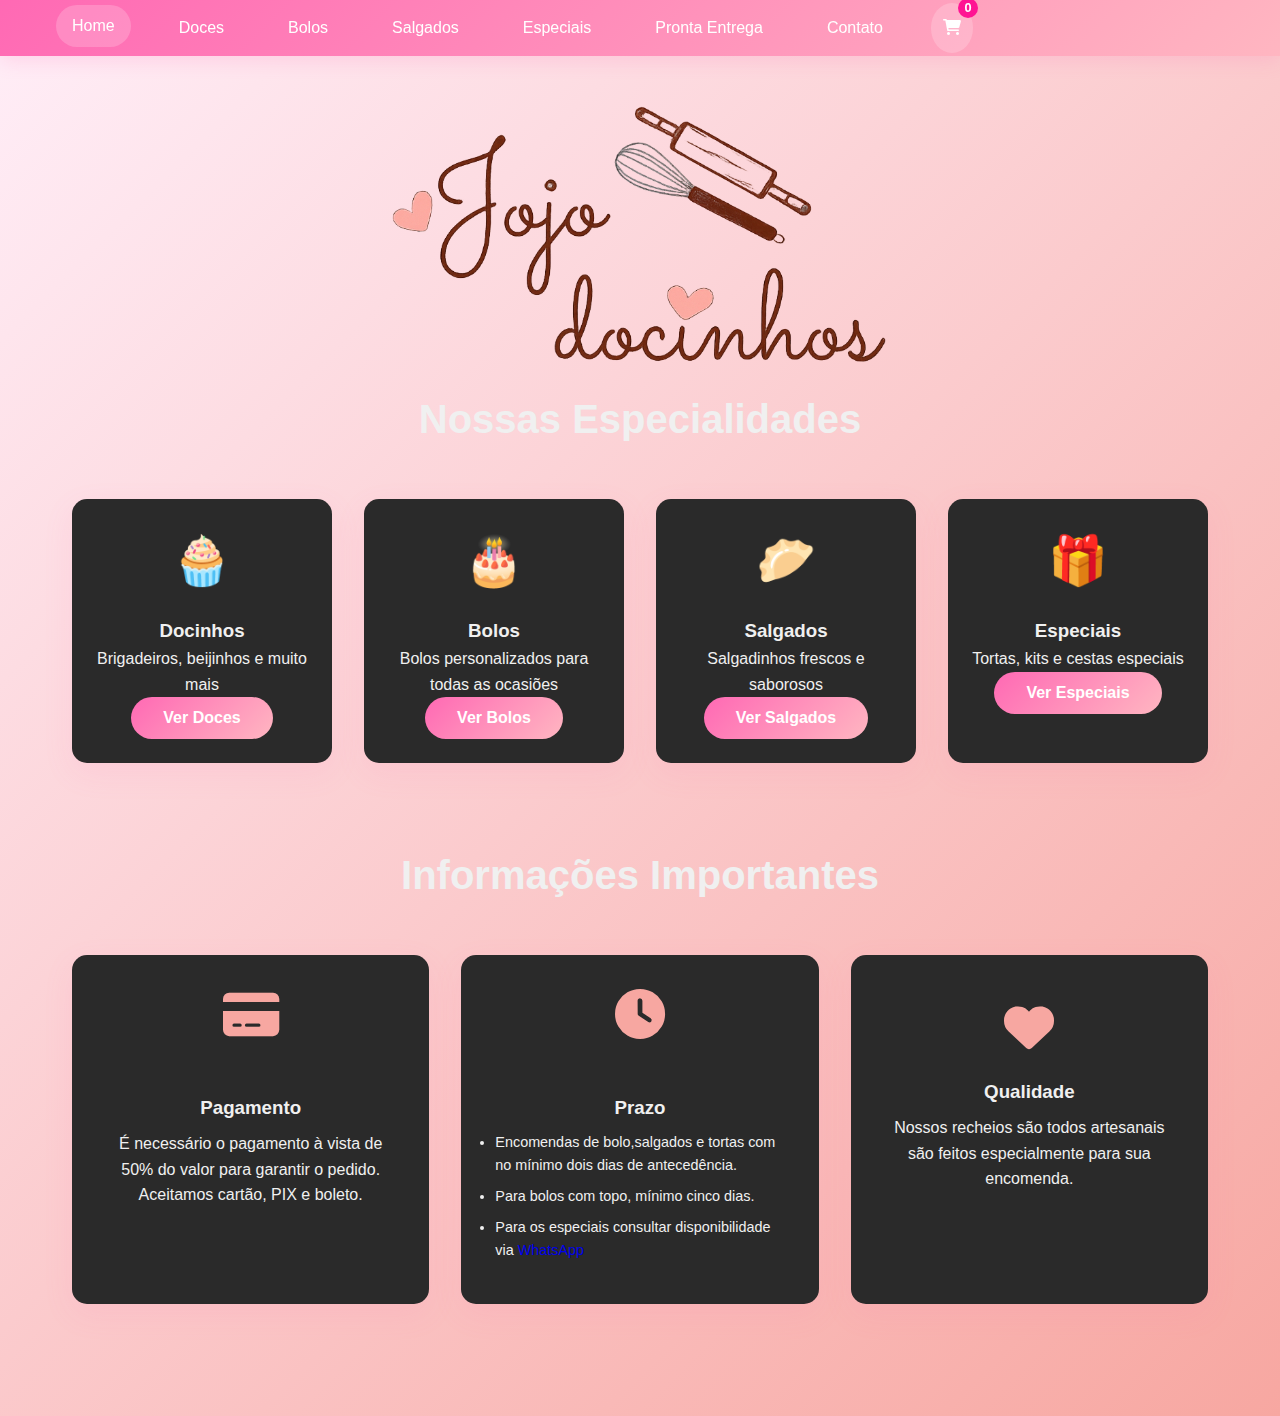
<file: deep/index.html>
<!DOCTYPE html>
<html lang="pt-BR">
<head>
    <meta charset="UTF-8">
    <meta name="viewport" content="width=device-width, initial-scale=1.0">
    <title>jojo docinhoss - Doces, Bolos e Salgados</title>
    <link rel="stylesheet" href="styles.css">
    <link href="https://cdnjs.cloudflare.com/ajax/libs/font-awesome/6.0.0/css/all.min.css" rel="stylesheet">
</head>
<body>
    <!-- Header -->
	<header class="header">
		<div class="container header-container">
			<!-- Logo para mobile -->
			<div class="mobile-logo">
				<span>Jojo Docinhos</span>
			</div>
			<!-- Botão do menu hamburguer -->
			<div id="overlay" class="overlay" onclick="toggleMobileMenu()"></div>
			<div class="hamburger-menu" onclick="toggleMobileMenu()">
				<div class="bar"></div>
				<div class="bar"></div>
				<div class="bar"></div>
			</div>
			<!-- Ícone do carrinho para mobile (fora do menu) -->
			<div class="cart-icon-mobile" onclick="toggleCart()" style="display: none;"><i class="fas fa-shopping-cart"></i>
				<span class="cart-count" id="cartCountMobile">0</span>
			</div>
			<nav class="nav" id="main-nav">
				<a href="#home" class="nav-link active" id="home-link">Home</a>
				<a href="#doces" class="nav-link">Doces</a>
				<a href="#bolos" class="nav-link">Bolos</a>
				<a href="#salgados" class="nav-link">Salgados</a>
				<a href="#especiais" class="nav-link">Especiais</a>
				<a href="#pronta-entrega" class="nav-link">Pronta Entrega</a>
				<a href="#pedido" class="nav-link" style="display: none;" id="pedido-link">Pedido</a>
				<a href="#contato" class="nav-link">Contato</a>		
				<!-- Ícone do carrinho para desktop (dentro do menu) -->
				<div class="cart-icon" onclick="toggleCart()">
					<i class="fas fa-shopping-cart"></i>
					<span class="cart-count" id="cartCount">0</span>
				</div>
			</nav>	
		</div>
	</header>
	<a href="spaceship_game.html" class="float-btn hidden" target="_blank" title="Ir para página de doces">
		<!-- Opção 1: usando Font Awesome -->
		<i class="fas fa-ice-cream"></i>
		<!-- Opção 2: usando emoji -->
		<!-- 🧁 -->
	</a> 

	<!-- WhatsApp Floating Button -->
	<a href="https://wa.me/5551993088251" class="whatsapp-float" target="_blank" id="whatsapp-float">
		<i class="fab fa-whatsapp"></i>
	</a>

	<!-- Cart Floating Button (Mobile Only) -->
	<div class="cart-icon-mobile" onclick="toggleCart()" id="cart-float-button">
		<i class="fas fa-shopping-cart"></i>
		<span class="cart-count" id="cartCountFloat">0</span>
	</div>
    <!-- Home Section -->
	<section id="home" class="section active">
		<div class="logo-container">
			<img class="logo" src="img/logogrande.png" alt="Jojo Docinhos" loading="lazy">
		</div>			
		<div class="categories">
            <div class="container">
                <h2 class="section-title">Nossas Especialidades</h2>
				<div class="grid grid-4">  
					<div class="card category-card" onclick="showSection('doces')">
						<div class="category-icon tremer">🧁</div>
						<h3>Docinhos</h3>
						<p>Brigadeiros, beijinhos e muito mais</p>
						<button class="btn btn-primary">Ver Doces</button>
					</div>
					<div class="card category-card" onclick="showSection('bolos')">
						<div class="category-icon tremer">🎂</div>
						<h3>Bolos</h3>
						<p>Bolos personalizados para todas as ocasiões</p>
						<button class="btn btn-primary">Ver Bolos</button>
					</div>
					<div class="card category-card pastel-container" onclick="showSection('salgados')">
						<div class="category-icon pastel">🥟</div>
						<h3>Salgados</h3>
						<p>Salgadinhos frescos e saborosos</p>
						<button class="btn btn-primary">Ver Salgados</button>
					</div>
					<div class="card category-card tremer-container" onclick="showSection('especiais')">
						<div class="category-icon tremer">🎁</div>
						<h3>Especiais</h3>
						<p>Tortas, kits e cestas especiais</p>
						<button class="btn btn-primary">Ver Especiais</button>
					</div>
				</div>
            </div>
        </div>
        <div class="info-section">
            <div class="container">
                <h2 class="section-title">Informações Importantes</h2>
                <div class="grid grid-3">
                    <div class="card info-card">
                        <i class="fas fa-credit-card info-icon beating" style="color:#F7A7A1;"></i>
                        <h3><br>Pagamento</h3>
                        <p>É necessário o pagamento à vista de 50% do valor para garantir o pedido. Aceitamos cartão, PIX e boleto.</p>
                    </div>
                    <div class="card info-card">
                        <i class="fas fa-clock info-icon beating" style="color:#F7A7A1;"></i>
                        <br>
                        <h3><br>Prazo</h3>
                        <ul>
							<li>Encomendas de bolo,salgados e tortas com no mínimo dois dias de antecedência.</li>
							<li>Para bolos com topo, mínimo cinco dias.</li>
							<li>Para os especiais consultar disponibilidade via 
							<a href="https://wa.me/5551993088251" target="_blank" rel="noopener noreferrer" style="text-decoration:none; ">WhatsApp</a></li>
						</ul>
                    </div>
					<div class="card info-card beating-container" >
                    <div class="beating" ><i class="fas fa-heart info-icon"></i></div>
                        <h3>Qualidade</h3>
                        <p>Nossos recheios são todos artesanais são feitos especialmente para sua encomenda.</p>
                    </div>
                </div>
            </div>
        </div>
    </section>
    <!-- Doces Section -->
    <section id="doces" class="section">
        <div class="container">
            <h1 class="page-title">Doces</h1>
            <p class="page-subtitle">Nossos doces são feitos com muito carinho e ingredientes selecionados. Todos os doces têm quantidade mínima de 25 unidades.</p>
            <div class="category-section">
                <h2>Doces Tradicionais</h2>
                <div class="grid grid-2" id="doces-tradicionais-lista"></div>
            </div>
            <div class="category-section">
                <h2 class="">Doces Especiais</h2>
                <div class="grid grid-2" id="doces-especiais-lista"></div>
            </div>
            <div class="category-section">
                <h2>Doces Gourmet</h2>
                <div class="grid grid-2" id="doces-gourmet-lista"></div>
            </div>
            <div class="info-box payment-note">
                <h3>📋 Informações Importantes</h3>
                <ul>
                    <li>É necessário o pagamento à vista de 50% do valor para garantir o pedido</li>
                    <li>Quantidade mínima: 25 unidades por sabor</li>
                    <li>Todos os doces são feitos artesanalmente</li>
                    <li>Prazo de entrega: consultar disponibilidade</li>
                </ul>
            </div>
        </div>
    </section>
    <!-- Bolos Section -->
    <section id="bolos" class="section">
        <div class="container">
            <h1 class="page-title">Bolos Personalizados</h1>
            
            <p class="page-subtitle">Escolha o tamanho, tipo e 2 sabores para seu bolo personalizado. Todos os nossos bolos são feitos artesanalmente com ingredientes frescos.</p>
            
            <div class="bolo-configurator">
                <div class="card">
                    <h3>1. Escolha o Tamanho</h3>
                    <div class="radio-group" id="bolo-tamanhos"></div>
                </div>
                <div class="card">
                    <h3>2. Escolha o Tipo</h3>
                    <div class="radio-group">
						<label class="radio-option">
							<input type="radio" name="bolo-tipo" value="tradicional" checked onchange="updateBoloTipo('tradicional')">
							<span>Tradicional</span>
						</label>
						<label class="radio-option">
							<input type="radio" name="bolo-tipo" value="premium" onchange="updateBoloTipo('premium')">
							<span>Premium</span>
						</label>
                    </div>
                </div>
                <div class="card">
                    <h3>3. Escolha 2 Sabores (<span id="sabores-count">0</span>/2)</h3>
                    <div class="checkbox-group" id="bolo-sabores"></div>
                </div>
                <div class="card">
                    <h3>Resumo do Pedido</h3>
                    <div id="bolo-resumo"></div>
						<button class="btn btn-primary btn-full-mobile" id="add-bolo-btn" onclick="addBoloToCart()">
						Adicionar ao Carrinho
						</button>
					</div>
				</div>
            <div class="info-box payment-note">
                <h3>📋 Informações Importantes</h3>
                <ul>
                    <li>É necessário o pagamento à vista de 50% do valor para garantir o pedido</li>
                    <li>Encomendas de bolo com no mínimo dois dias de antecedência</li>
                    <li>Para bolos com topo, mínimo cinco dias</li>
                    <li>Escolha exatamente 2 sabores para seu bolo</li>
                    <li>Nossos recheios são todos artesanais e feitos especialmente para sua encomenda</li>
                    <li>O bolo será entregue gelado, mantenha sob refrigeração até 40 minutos antes de servir</li>
                </ul>
            </div>
        </div>
    </section>
    <!-- Salgados Section -->
    <section id="salgados" class="section">
        <div class="container">
            <h1 class="page-title">Salgados</h1>
            <p class="page-subtitle">Salgados frescos e saborosos vendidos por cento. Escolha entre opções de frango e carne para a maioria dos itens.</p>

            <div class="category-section">
                <h2>Salgados por Cento</h2>
                <div class="grid grid-2" id="salgados-lista"></div>
            </div>
            <div class="category-section">
                <h2>Tortas Salgadas</h2>
                <div class="grid grid-2" id="tortas-salgadas-lista"></div>
            </div>
            <div class="info-box payment-note">
                <h3>📋 Informações Importantes</h3>
                <ul>
                    <li>É necessário o pagamento à vista de 50% do valor para garantir o pedido</li>
                    <li>Salgados vendidos por cento (100 unidades)</li>
                    <li>Tortas salgadas vendidas por unidade</li>
                    <li>Todos os salgados são feito frescos no dia da entrega</li>
                    <li>Prazo de entrega: consultar disponibilidade</li>
                </ul>
            </div>
        </div>
    </section>
    <!-- Especiais Section -->
    <section id="especiais" class="section">
        <div class="container">
            <h1 class="page-title">Especiais</h1>
            <p class="page-subtitle">Nossos produtos especiais incluem tortas gourmet, bolos caseiros e kits personalizados para ocasiões especiais.</p>
            <div class="category-section">
                <h2>Tortas Gourmet</h2>
                <div class="grid grid-3" id="especiais-tortas-lista"></div>
            </div>
            <div class="category-section">
                <h2>Bolos Caseiros</h2>
                <div class="grid grid-3" id="especiais-bolos-caseiros-lista"></div>
            </div>
            <div class="category-section">
                <h2>Kits e Cestas Especiais</h2>
                <div class="grid grid-2" id="especiais-kits-lista"></div>
            </div>
            <div class="info-box payment-note">
                <h3>📋 Informações Importantes</h3>
                <ul>
                    <li>É necessário o pagamento à vista de 50% do valor para garantir o pedido</li>
                    <li>Tortas e bolos caseiros são vendidos por unidade</li>
                    <li>Kits e cestas são montados especialmente para cada pedido</li>
                    <li>Para kits personalizados, entre em contato para customização</li>
                    <li>Prazo de entrega: consultar disponibilidade</li>
                    <li>Produtos devem ser mantidos refrigerados</li>
                </ul>
            </div>
        </div>
    </section>
<!-- Pedido Section -->
    <section id="pedido" class="section">
	<div class="container">
            <h1 class="page-title">Finalizar pedido</h1>
            <p class="page-subtitle">Preencha os dados para enviar o pedido à confeiteira.</p>
            <div class="grid grid-2">
                <div class="card">
                    <form id="pedido-form">
                            <div class="form-group">
								<label for="nome">Nome Completo *</label>
								<input type="text" id="nome" required>
							</div>
							<div class="form-group hidden">
								<label for="telefone">Telefone/WhatsApp *</label>
								<input type="tel" id="telefone" required>
							</div>
							<div class="form-group">
								<label for="endereco">Endereço de Entrega</label>
								<input type="text" id="endereco">
							</div>
							<div class="form-group">
								<label for="data-entrega">Data e Horário de Entrega *</label>
								<input type="datetime-local" id="data-entrega" required>
							</div>
							<div class="form-group">
								<label for="pagamento">Forma de Pagamento *</label>
								<select id="pagamento" required onchange="atualizarTaxaCartao()">
									<option value="">Selecione a forma de pagamento</option>
									<option value="PIX">PIX</option>
									<option value="Cartão de Crédito">Cartão de Crédito</option>
									<option value="Cartão de Débito">Cartão de Débito</option>
									<option value="Dinheiro">Dinheiro</option>
									<option value="Boleto">Boleto</option>
								</select>
								<div id="taxa-cartao" class="taxa-cartao hidden">* Será acrescido 5% de taxa para pagamento com cartão</div>
							</div>
							<div class="pedido-summary">
								<div class="cart-total">
									<span>Total do Pedido:</span>
									<span class="price">R$ <span id="cart-total-pedido">0.00</span></span>
								</div>
								<div id="taxa-container" class="cart-total hidden">
									<span>Taxa de cartão (5%):</span>
									<span class="price">R$ <span id="cart-taxa">0.00</span></span>
								</div>
								<div class="cart-total">
									<span>Sinal (50%):</span>
									<span class="price">R$ <span id="cart-sinal-pedido">0.00</span></span>
								</div>
							</div>
						<button class="btn btn-primary" id="btn-finalizar-pedido" style="width: 100%; margin-top: 1rem;" onclick="enviarPedidoWhatsApp()">
							<i class="fab fa-whatsapp"></i> Finalizar Pedido
						</button>

                    </form>
                </div>
                <div>
							<div>
								<p class="page-subtitle card payment-note">Atenção o topo do bolo será cobrado a parte, a arte é feita por uma tercerizada.<br>
								Envie a arte para a confeiteira para que seja orçado o valor.</p>
							<div>
                    <div class="card payment-note">
                        <h2>Itens do Carrinho</h2>
                        <div id="cart-items-pedido"></div>
                    </div>
                    <div class="card">
                        <h2><i class="fas fa-clock "></i> Horário de Atendimento</h2>
                        <div class="schedule">
                            <div class="schedule-item">
                                <span>Segunda a Sexta:</span>
                                <span>8h às 18h</span>
                            </div>
                            <div class="schedule-item">
                                <span>Sábado:</span>
                                <span>8h às 16h</span>
                            </div>
                            <div class="schedule-item">
                                <span>Domingo:</span>
                                <span>Fechado</span>
                            </div>
                        </div>
                    </div>
                    <div class="card">
                        <h2><i class="fas fa-credit-card"></i> Formas de Pagamento</h2>
                        <ul>
                            <li>Cartão de Crédito (taxa de 5%)</li>
                            <li>Cartão de Débito (taxa de 5%)</li>
                            <li>PIX</li>
                            <li>Boleto Bancário</li>
                            <li>Dinheiro</li>
                        </ul>
                        <div class="payment-note payment-note" >
                            <h3><strong>Importante:</strong></h3>
							<ul style="margin-left: 20px;">
								<li>É necessário o pagamento de 50% do valor para garantir o pedido.</li>
								<li>Consulte a confeiteira para data de entrega.</li>
							</ul>
                        </div>
                    </div>
                </div>
            </div>
        </div>
    </section>
	<!-- pronta entrega Section -->
	<section id="pronta-entrega" class="section">
	  <div class="container">
		<h1 class="page-title">Pronta Entrega</h1>
		<p class="page-subtitle">Produtos disponíveis para retirada ou entrega imediata.</p>


		<div id="pe-grid" class="grid grid-3"></div>

		<div class="info-box payment-note" style="margin-top:2rem;">
		  <strong>Obs:</strong> Produtos listados conforme disponibilidade.
		</div>
	  </div>
	</section>
		<!-- Contato Section -->
	<section id="contato" class="section">
		<div class="container">
			<h1 class="page-title">Sobre a Jojo Docinhos 🍰</h1>
			<p>A Jojo Docinhos surgiu durante a pandemia, quando eu e minha mãe começamos a produzir docinhos e bolos para familiares e amigos. O que no início
				era apenas uma renda extra, feito com amor e dedicação, rapidamente ganhou força e reconhecimento.
				Na época, eu ainda trabalhava como CLT, mais a confeitaria cresceu junto com a Jojo Docinhos e se tornou o meu principal negócio. Hoje, é através 
				dela que realizo o sonho de trabalhar com aquilo que gosto e de levar sabor e qualidade para cada cliente.</p>
			<p class="page-subtitle">Estamos prontos para tornar seu evento ainda mais especial! Entre em contato conosco para fazer seu pedido ou tirar dúvidas.</p>
<h1 class="page-title">Contato</h1>
				<div class="grid grid-2">
					<div class="card">	
						<h2 style="text-align: center;">Nossos Contatos</h2>	
						<div class="contact-item" >
							<i class="fab fa-whatsapp"></i>
							<a href="https://wa.me/5551993088251" target="_blank" rel="noopener noreferrer" style="text-decoration:none; ">
							<h3>WhatsApp:</h3>
							<p>(51)99308-8251</p>
							</a>
						</div>
						<div class="contact-item"> 
							<i class="fa-brands fa-instagram"></i>
							<a href="https://www.instagram.com/jojodocinhoss" target="_blank" rel="noopener noreferrer" style="text-decoration:none; ">
							<h3>Instagram</h3>
							<p>@jojodocinhoss</p>
							</a>
						</div>
						<div class="contact-item"> 
							<i class="fas fa-map-marker-alt"></i>
							<h3>Localização</h3>
							<p>Cachoeirinha, RS</p>
						</div>
					</div>
					<div class="card">
						<h2><i class="fas fa-clock"></i> Horário de Atendimento</h2>
						<div class="schedule">
							<div class="schedule-item">
								<span>Segunda a Sexta:</span>
								<span>8h às 18h</span>
							</div>
							<div class="schedule-item">
								<span>Sábado:</span>
								<span>8h às 16h</span>
							</div>
							<div class="schedule-item">
								<span>Domingo:</span>
								<span>Fechado</span>
							</div>
						</div>
					</div>
					<div class="card">
						<h2><i class="fas fa-credit-card"></i> Formas de Pagamento</h2>
						<ul>
							<li>Cartão de Crédito (taxa de 5%)</li>
							<li>Cartão de Débito (taxa de 5%)</li>
							<li>PIX</li>
							<li>Boleto Bancário</li>
							<li>Dinheiro</li>
						</ul>
						<div class="payment-note payment-note">
							<strong>Importante:</strong> É necessário o pagamento de 50% do valor para garantir o pedido.
						</div>
					</div>
				</div>
			</div>
	</section>
<!-- Cart Modal -->
<div id="cart-modal" class="modal">
    <div class="modal-content">
        <div class="modal-header">
            <h2>Meu Carrinho</h2>
            <span class="close" onclick="toggleCart()">&times;</span>
        </div>
        <div class="modal-body">
            <div id="cart-items"></div>
            <div class="cart-summary">
                <div class="cart-total">
                    <span>Total:</span>
                    <span class="price">R$ <span id="cart-total-modal">0.00</span></span>
                </div>
                <div class="cart-total">
                    <span>Sinal (50%):</span>
                    <span class="price">R$ <span id="cart-sinal-modal">0.00</span></span>
                </div>

                <!-- Botão para limpar carrinho -->
                <button class="btn btn-danger" id="btn-limpar-carrinho" onclick="clearCart()" style="width: 100%; margin-top: 1rem;">
                    Limpar Carrinho
                </button>
            </div>
        </div>
    </div>
</div>
    <!-- Image Preview 
    <div id="image-hover-preview" class="image-preview">
        <div class="preview-content">
            <img src="" alt="Pré-visualização">
        </div>
    </div>-->
    <!-- melhorias -->
    <!-- Toast Notification -->
    <div id="toast" class="toast hidden">
        <i class="fas fa-check-circle"></i>
        <span id="toast-message"></span>
    </div>
    <!-- Confirmation Modal -->
    <div id="confirmation-modal" class="confirmation-modal hidden">
        <div class="confirmation-content">
            <h3>Confirmar Pedido</h3>
            <p id="confirmation-message">Tem certeza que deseja enviar este pedido?</p>
            <div class="confirmation-buttons">
                <button class="btn btn-secondary" onclick="hideConfirmation()">Cancelar</button>
                <button class="btn btn-primary" id="confirm-send-btn" onclick="sendOrderConfirmed()">Confirmar</button>
            </div>
        </div>
    </div>

<script async defer src="https://apis.google.com/js/api.js" onload="gapiLoaded()"></script>
<script async defer src="https://accounts.google.com/gsi/client" onload="gisLoaded()"></script>
<script src="goog.js"></script>
<script src="scripts.js"></script>

<!-- Overlay para fechar o menu -->
<div id="overlay" class="overlay" onclick="closeMobileMenu()"></div>
<div class="form-group hidden">
    <label for="data-entrega">Data e Horário de Entrega *</label>
    <input type="datetime-local" id="data-entrega" required min="">
</div>
</body>
</html>
</file>
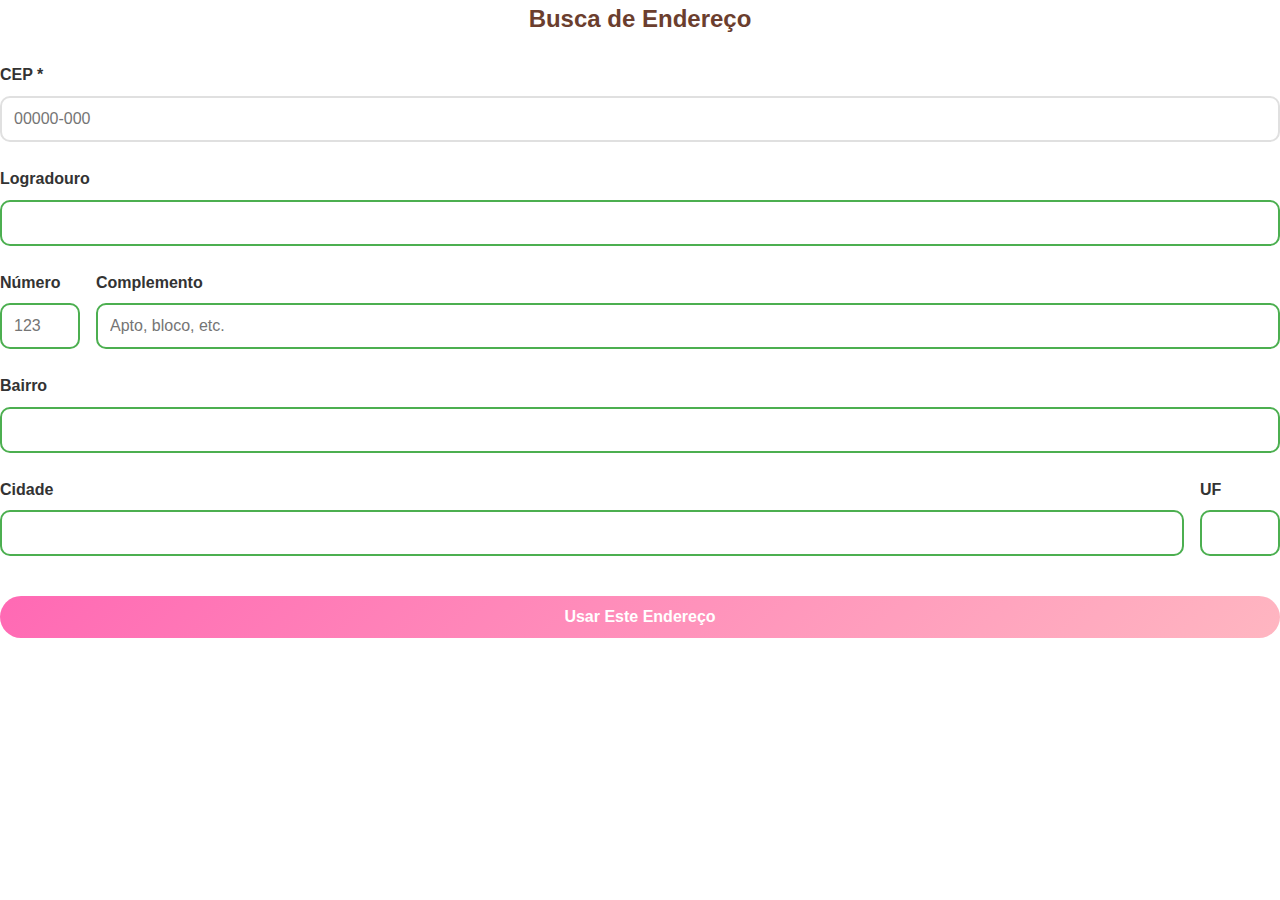
<file: modal_endereco.html>
<!DOCTYPE html>
<html lang="pt-BR">
<head>
    <meta charset="UTF-8">
    <meta name="viewport" content="width=device-width, initial-scale=1.0">
    <title>Consulta CEP - ViaCEP</title>
    <!-- Inclui o styles.css da página principal para manter o layout -->
    <link rel="stylesheet" href="styles.css"> 
    <!-- Inclui Font Awesome para ícones -->
    <link rel="stylesheet" href="https://cdnjs.cloudflare.com/ajax/libs/font-awesome/6.5.0/css/all.min.css">
    <style>
        /* Estilos específicos para o iframe/modal */
        body {
            background: none; /* Remove background do body para usar o do modal */
            padding: 0;
            margin: 0;
            font-family: 'Quicksand', sans-serif; /* Garante a mesma fonte */
        }
        .address-container {
            padding: 20px;
            max-width: 100%; /* O container será o card */
            margin: 0 auto;
        }
        .card-address {
            background: white;
            border-radius: var(--border-radius);
            padding: 1.5rem;
            box-shadow: var(--card-shadow);
            border: 1px solid #ddd;
        }
        h1 {
            font-family: 'Poppins', sans-serif;
            font-size: 1.5rem;
            color: var(--marrom-chocolate);
            text-align: center;
            margin-bottom: 1.5rem;
        }
        .row {
            display: flex;
            gap: 1rem;
        }
        .row .form-group {
            flex: 1;
        }
        .row .form-group.small {
            flex: 0 0 80px; /* Ajuste para o campo UF */
        }
        .loading, .error, .success {
            font-size: 0.9rem;
            margin-top: 5px;
            padding-left: 0.5rem;
        }
        .loading { color: #E8B7C5; display: none; }
        .error { color: #F44336; display: none; }
        .success { color: #4CAF50; display: none; }
        
        /* Ajuste para mobile */
        @media (max-width: 600px) {
            .row {
                flex-direction: column;
                gap: 0;
            }
            .row .form-group.small {
                flex: 1;
            }
        }
    </style>
</head>
<body>
    <div class="">
        <div class="">
            <h1>Busca de Endereço</h1>
            
            <form id="addressForm">
                <div class="form-group">
                    <label for="cep">CEP *</label>
                    <input type="text" id="cep" name="cep" placeholder="00000-000" maxlength="9" required>
                    <div class="loading" id="loading">Buscando CEP...</div>
                    <div class="error" id="error"></div>
                    <div class="success" id="success">CEP encontrado!</div>
                </div>

                <div class="form-group">
                    <label for="logradouro">Logradouro</label>
                    <!-- Usando a classe form-control para estilização do styles.css -->
                    <input type="text" id="logradouro" name="logradouro" class="form-control">
                </div>

                <div class="row">
                    <div class="form-group small">
                        <label for="numero">Número</label>
                        <input type="text" id="numero" name="numero" placeholder="123" class="form-control">
                    </div>
                    <div class="form-group">
                        <label for="complemento">Complemento</label>
                        <input type="text" id="complemento" name="complemento" placeholder="Apto, bloco, etc." class="form-control">
                    </div>
                </div>

                <div class="form-group">
                    <label for="bairro">Bairro</label>
                    <input type="text" id="bairro" name="bairro" class="form-control">
                </div>

                <div class="row">
                    <div class="form-group">
                        <label for="cidade">Cidade</label>
                        <input type="text" id="cidade" name="cidade" class="form-control">
                    </div>
                    <div class="form-group small">
                        <label for="uf">UF</label>
                        <input type="text" id="uf" name="uf" class="form-control">
                    </div>
                </div>

                <!-- Usando a classe btn btn-primary para estilização do styles.css -->
                <button type="submit" class="btn btn-primary" style="width: 100%; margin-top: 1rem;">Usar Este Endereço</button>
            </form>
        </div>
    </div>

    <script>
        // ... (Seu script de busca de CEP e postMessage permanece o mesmo) ...
        const cepInput = document.getElementById('cep');
        const logradouroInput = document.getElementById('logradouro');
        const bairroInput = document.getElementById('bairro');
        const cidadeInput = document.getElementById('cidade');
        const ufInput = document.getElementById('uf');
        const numeroInput = document.getElementById('numero');
        const complementoInput = document.getElementById('complemento');
        const loading = document.getElementById('loading');
        const error = document.getElementById('error');
        const success = document.getElementById('success');

        // Função para simular o preenchimento de campos desabilitados
        function setFieldValue(element, value) {
            element.value = value;
            // Mantém a remoção do disabled para permitir edição manual
            element.removeAttribute('disabled'); 
        }

        // Formata o CEP enquanto digita
        cepInput.addEventListener('input', function(e) {
            let value = e.target.value.replace(/\D/g, '');
            if (value.length > 5) {
                value = value.slice(0, 5) + '-' + value.slice(5, 8);
            }
            e.target.value = value;

            // Limpa mensagens
            error.style.display = 'none';
            success.style.display = 'none';

            // Se o CEP estiver completo (8 dígitos), busca
            if (value.replace(/\D/g, '').length === 8) {
                buscarCEP(value.replace(/\D/g, ''));
            }
        });

        async function buscarCEP(cep) {
            // Mostra loading
            loading.style.display = 'block';
            error.style.display = 'none';
            success.style.display = 'none';

            // Limpa campos
            setFieldValue(logradouroInput, '');
            setFieldValue(bairroInput, '');
            setFieldValue(cidadeInput, '');
            setFieldValue(ufInput, '');

            try {
                const response = await fetch(`https://viacep.com.br/ws/${cep}/json/`);
                const data = await response.json();

                loading.style.display = 'none';

                if (data.erro) {
                    error.textContent = 'CEP não encontrado';
                    error.style.display = 'block';
                    return;
                }

                // Preenche os campos
                setFieldValue(logradouroInput, data.logradouro || '');
                setFieldValue(bairroInput, data.bairro || '');
                setFieldValue(cidadeInput, data.localidade || '');
                setFieldValue(ufInput, data.uf || '');

                success.style.display = 'block';
                
                // Foca no campo número
                numeroInput.focus();

            } catch (err) {
                loading.style.display = 'none';
                error.textContent = 'Erro ao buscar CEP. Tente novamente.';
                error.style.display = 'block';
            }
        }

        // Lógica de retorno de endereço para a página principal
        document.getElementById('addressForm').addEventListener('submit', function(e) {
            e.preventDefault();
            
            const cep = cepInput.value;
            const logradouro = logradouroInput.value;
            const numero = numeroInput.value;
            const complemento = complementoInput.value;
            const bairro = bairroInput.value;
            const cidade = cidadeInput.value;
            const uf = ufInput.value;

            // Concatena o endereço
            let enderecoCompleto = `${logradouro}, ${numero}`;
            if (complemento) {
                enderecoCompleto += ` - ${complemento}`;
            }
            enderecoCompleto += `, ${bairro}, ${cidade}/${uf} - CEP: ${cep}`;
            
            // Envia a mensagem com o endereço para a janela pai (index.html)
            if (window.parent) {
                window.parent.postMessage({
                    type: 'endereco_selecionado',
                    endereco: enderecoCompleto
                }, '*'); // '*' para qualquer origem
            }
        });
    </script>
</body>
</html>
</file>
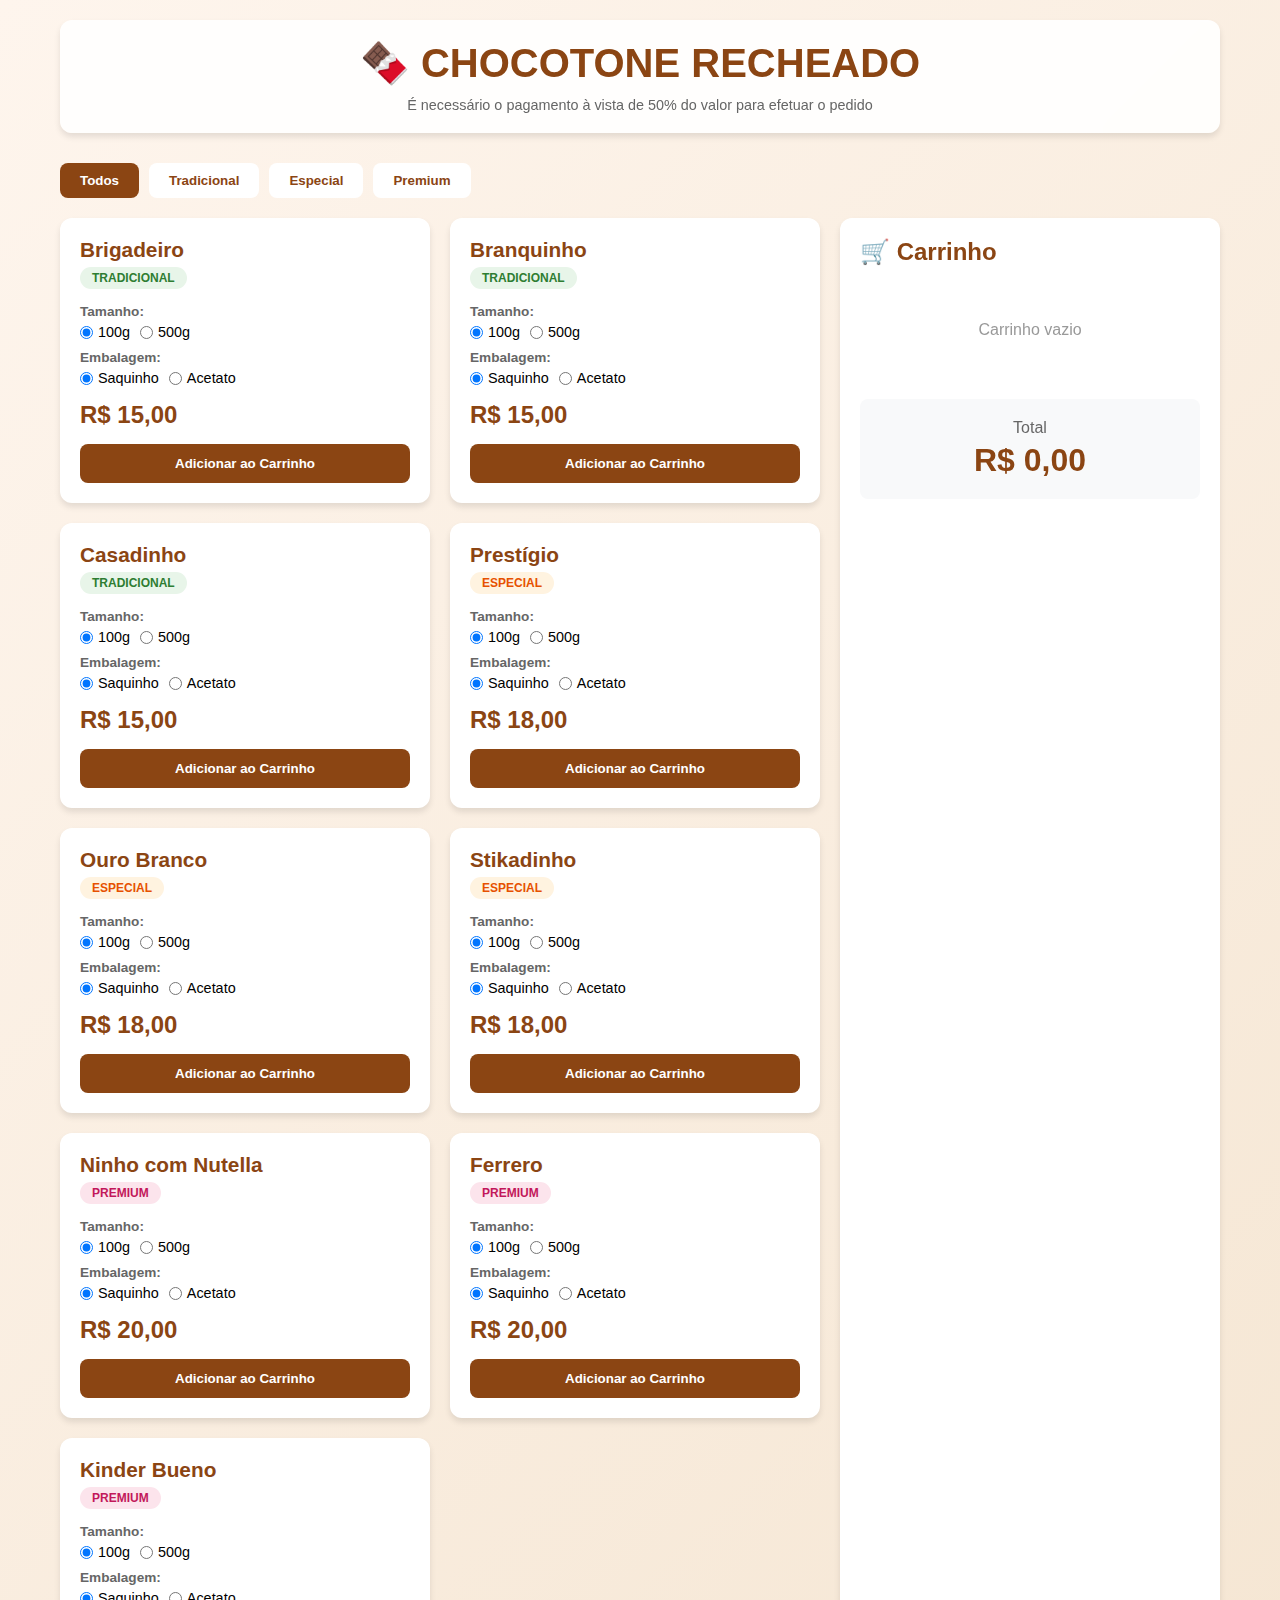
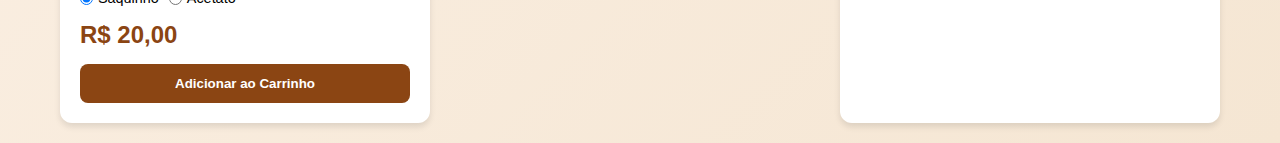
<file: panetone.html>
<!DOCTYPE html>
<html lang="pt-BR">
<head>
    <meta charset="UTF-8">
    <meta name="viewport" content="width=device-width, initial-scale=1.0">
    <title>🍫 CHOCOTONE RECHEADO</title>
    <style>
        * {
            margin: 0;
            padding: 0;
            box-sizing: border-box;
        }

        body {
            font-family: -apple-system, BlinkMacSystemFont, 'Segoe UI', Roboto, Oxygen, Ubuntu, Cantarell, sans-serif;
            background: linear-gradient(135deg, #fef5ed 0%, #f5e6d3 100%);
            min-height: 100vh;
        }

        .container {
            max-width: 1200px;
            margin: 0 auto;
            padding: 20px;
        }

        header {
            background: rgba(255, 255, 255, 0.9);
            backdrop-filter: blur(10px);
            padding: 20px;
            text-align: center;
            border-radius: 12px;
            margin-bottom: 30px;
            box-shadow: 0 4px 6px rgba(0, 0, 0, 0.1);
        }

        h1 {
            color: #8b4513;
            font-size: 2.5rem;
            margin-bottom: 10px;
        }

        .subtitle {
            color: #666;
            font-size: 0.9rem;
        }

        .tabs {
            display: flex;
            gap: 10px;
            margin-bottom: 20px;
            overflow-x: auto;
        }

        .tab {
            padding: 10px 20px;
            border: none;
            background: white;
            color: #8b4513;
            border-radius: 8px;
            cursor: pointer;
            font-weight: 600;
            transition: all 0.3s;
            white-space: nowrap;
        }

        .tab:hover {
            background: #f0e6d2;
        }

        .tab.active {
            background: #8b4513;
            color: white;
        }

        .content-grid {
            display: grid;
            grid-template-columns: 2fr 1fr;
            gap: 20px;
        }

        .products-grid {
            display: grid;
            grid-template-columns: repeat(auto-fill, minmax(280px, 1fr));
            gap: 20px;
        }

        .product-card {
            background: white;
            border-radius: 12px;
            padding: 20px;
            box-shadow: 0 4px 6px rgba(0, 0, 0, 0.1);
            transition: transform 0.3s;
        }

        .product-card:hover {
            transform: translateY(-5px);
        }

        .product-header {
            margin-bottom: 15px;
        }

        .product-name {
            font-size: 1.3rem;
            font-weight: bold;
            color: #8b4513;
            margin-bottom: 5px;
        }

        .category-badge {
            display: inline-block;
            padding: 4px 12px;
            border-radius: 20px;
            font-size: 0.75rem;
            font-weight: 600;
            text-transform: uppercase;
        }

        .category-tradicional {
            background: #e8f5e9;
            color: #2e7d32;
        }

        .category-especial {
            background: #fff3e0;
            color: #e65100;
        }

        .category-premium {
            background: #fce4ec;
            color: #c2185b;
        }

        .options {
            margin-bottom: 15px;
        }

        .option-group {
            margin-bottom: 10px;
        }

        .option-label {
            font-size: 0.85rem;
            font-weight: 600;
            color: #666;
            margin-bottom: 5px;
            display: block;
        }

        .radio-group {
            display: flex;
            gap: 10px;
        }

        .radio-label {
            display: flex;
            align-items: center;
            gap: 5px;
            cursor: pointer;
            font-size: 0.9rem;
        }

        .price-display {
            font-size: 1.5rem;
            font-weight: bold;
            color: #8b4513;
            margin-bottom: 15px;
        }

        .add-btn {
            width: 100%;
            padding: 12px;
            background: #8b4513;
            color: white;
            border: none;
            border-radius: 8px;
            font-weight: 600;
            cursor: pointer;
            transition: background 0.3s;
        }

        .add-btn:hover {
            background: #6d3710;
        }

        .cart {
            background: white;
            border-radius: 12px;
            padding: 20px;
            box-shadow: 0 4px 6px rgba(0, 0, 0, 0.1);
            position: sticky;
            top: 20px;
        }

        .cart-title {
            font-size: 1.5rem;
            font-weight: bold;
            color: #8b4513;
            margin-bottom: 15px;
        }

        .cart-items {
            max-height: 400px;
            overflow-y: auto;
            margin-bottom: 20px;
        }

        .cart-item {
            padding: 15px;
            border: 1px solid #e0e0e0;
            border-radius: 8px;
            margin-bottom: 10px;
        }

        .cart-item-header {
            display: flex;
            justify-content: space-between;
            align-items: start;
            margin-bottom: 8px;
        }

        .cart-item-name {
            font-weight: 600;
            color: #333;
        }

        .cart-item-details {
            font-size: 0.85rem;
            color: #666;
            margin-bottom: 8px;
        }

        .cart-item-controls {
            display: flex;
            justify-content: space-between;
            align-items: center;
        }

        .quantity-controls {
            display: flex;
            gap: 10px;
            align-items: center;
        }

        .qty-btn {
            width: 30px;
            height: 30px;
            border: 1px solid #8b4513;
            background: white;
            color: #8b4513;
            border-radius: 4px;
            cursor: pointer;
            font-weight: bold;
        }

        .qty-btn:hover {
            background: #f0e6d2;
        }

        .remove-btn {
            padding: 6px 12px;
            background: #dc3545;
            color: white;
            border: none;
            border-radius: 4px;
            cursor: pointer;
            font-size: 0.85rem;
        }

        .remove-btn:hover {
            background: #c82333;
        }

        .cart-total {
            padding: 20px;
            background: #f8f9fa;
            border-radius: 8px;
            text-align: center;
        }

        .total-label {
            font-size: 1rem;
            color: #666;
            margin-bottom: 5px;
        }

        .total-amount {
            font-size: 2rem;
            font-weight: bold;
            color: #8b4513;
        }

        .empty-cart {
            text-align: center;
            color: #999;
            padding: 40px 20px;
        }

        @media (max-width: 768px) {
            .content-grid {
                grid-template-columns: 1fr;
            }

            h1 {
                font-size: 1.8rem;
            }

            .products-grid {
                grid-template-columns: 1fr;
            }

            .cart {
                position: static;
            }
        }
    </style>
</head>
<body>
    <div class="container">
        <header>
            <h1>🍫 CHOCOTONE RECHEADO</h1>
            <p class="subtitle">É necessário o pagamento à vista de 50% do valor para efetuar o pedido</p>
        </header>

        <div class="tabs">
            <button class="tab active" onclick="filterProducts('todos')">Todos</button>
            <button class="tab" onclick="filterProducts('tradicional')">Tradicional</button>
            <button class="tab" onclick="filterProducts('especial')">Especial</button>
            <button class="tab" onclick="filterProducts('premium')">Premium</button>
        </div>

        <div class="content-grid">
            <div id="products-container" class="products-grid"></div>
            
            <div class="cart">
                <h2 class="cart-title">🛒 Carrinho</h2>
                <div id="cart-items" class="cart-items"></div>
                <div class="cart-total">
                    <div class="total-label">Total</div>
                    <div class="total-amount" id="total-amount">R$ 0,00</div>
                </div>
            </div>
        </div>
    </div>

    <script>
        // Dados dos produtos
        const products = [
            // Tradicional
            { id: 'brigadeiro', name: 'Brigadeiro', category: 'tradicional', prices: { '100g': { saquinho: 15.00, acetato: 19.00 }, '500g': { saquinho: 50.00, acetato: 70.00 } } },
            { id: 'branquinho', name: 'Branquinho', category: 'tradicional', prices: { '100g': { saquinho: 15.00, acetato: 19.00 }, '500g': { saquinho: 50.00, acetato: 70.00 } } },
            { id: 'casadinho', name: 'Casadinho', category: 'tradicional', prices: { '100g': { saquinho: 15.00, acetato: 19.00 }, '500g': { saquinho: 50.00, acetato: 70.00 } } },
            // Especial
            { id: 'prestigio', name: 'Prestígio', category: 'especial', prices: { '100g': { saquinho: 18.00, acetato: 20.00 }, '500g': { saquinho: 55.00, acetato: 65.00 } } },
            { id: 'ouro-branco', name: 'Ouro Branco', category: 'especial', prices: { '100g': { saquinho: 18.00, acetato: 20.00 }, '500g': { saquinho: 55.00, acetato: 65.00 } } },
            { id: 'stikadinho', name: 'Stikadinho', category: 'especial', prices: { '100g': { saquinho: 18.00, acetato: 20.00 }, '500g': { saquinho: 55.00, acetato: 65.00 } } },
            // Premium
            { id: 'ninho-nutella', name: 'Ninho com Nutella', category: 'premium', prices: { '100g': { saquinho: 20.00, acetato: 22.00 }, '500g': { saquinho: 60.00, acetato: 78.00 } } },
            { id: 'ferrero', name: 'Ferrero', category: 'premium', prices: { '100g': { saquinho: 20.00, acetato: 22.00 }, '500g': { saquinho: 60.00, acetato: 78.00 } } },
            { id: 'kinder-bueno', name: 'Kinder Bueno', category: 'premium', prices: { '100g': { saquinho: 20.00, acetato: 22.00 }, '500g': { saquinho: 60.00, acetato: 78.00 } } }
        ];

        let cart = [];
        let currentFilter = 'todos';

        // Renderizar produtos
        function renderProducts() {
            const container = document.getElementById('products-container');
            const filtered = currentFilter === 'todos' 
                ? products 
                : products.filter(p => p.category === currentFilter);

            container.innerHTML = filtered.map(product => `
                <div class="product-card">
                    <div class="product-header">
                        <div class="product-name">${product.name}</div>
                        <span class="category-badge category-${product.category}">${product.category}</span>
                    </div>
                    
                    <div class="options">
                        <div class="option-group">
                            <label class="option-label">Tamanho:</label>
                            <div class="radio-group">
                                <label class="radio-label">
                                    <input type="radio" name="${product.id}-size" value="100g" checked onchange="updatePrice('${product.id}')">
                                    100g
                                </label>
                                <label class="radio-label">
                                    <input type="radio" name="${product.id}-size" value="500g" onchange="updatePrice('${product.id}')">
                                    500g
                                </label>
                            </div>
                        </div>
                        
                        <div class="option-group">
                            <label class="option-label">Embalagem:</label>
                            <div class="radio-group">
                                <label class="radio-label">
                                    <input type="radio" name="${product.id}-pack" value="saquinho" checked onchange="updatePrice('${product.id}')">
                                    Saquinho
                                </label>
                                <label class="radio-label">
                                    <input type="radio" name="${product.id}-pack" value="acetato" onchange="updatePrice('${product.id}')">
                                    Acetato
                                </label>
                            </div>
                        </div>
                    </div>
                    
                    <div class="price-display" id="price-${product.id}">
                        R$ ${product.prices['100g'].saquinho.toFixed(2).replace('.', ',')}
                    </div>
                    
                    <button class="add-btn" onclick="addToCart('${product.id}')">
                        Adicionar ao Carrinho
                    </button>
                </div>
            `).join('');
        }

        // Atualizar preço exibido
        function updatePrice(productId) {
            const product = products.find(p => p.id === productId);
            const size = document.querySelector(`input[name="${productId}-size"]:checked`).value;
            const pack = document.querySelector(`input[name="${productId}-pack"]:checked`).value;
            const price = product.prices[size][pack];
            
            document.getElementById(`price-${productId}`).textContent = 
                `R$ ${price.toFixed(2).replace('.', ',')}`;
        }

        // Adicionar ao carrinho
        function addToCart(productId) {
            const product = products.find(p => p.id === productId);
            const size = document.querySelector(`input[name="${productId}-size"]:checked`).value;
            const pack = document.querySelector(`input[name="${productId}-pack"]:checked`).value;
            const price = product.prices[size][pack];
            
            const existingIndex = cart.findIndex(item => 
                item.productId === productId && item.size === size && item.packaging === pack
            );
            
            if (existingIndex >= 0) {
                cart[existingIndex].quantity++;
            } else {
                cart.push({
                    productId,
                    name: product.name,
                    size,
                    packaging: pack,
                    price,
                    quantity: 1
                });
            }
            
            renderCart();
        }

        // Renderizar carrinho
        function renderCart() {
            const container = document.getElementById('cart-items');
            
            if (cart.length === 0) {
                container.innerHTML = '<div class="empty-cart">Carrinho vazio</div>';
                document.getElementById('total-amount').textContent = 'R$ 0,00';
                return;
            }
            
            container.innerHTML = cart.map((item, index) => `
                <div class="cart-item">
                    <div class="cart-item-header">
                        <div class="cart-item-name">${item.name}</div>
                    </div>
                    <div class="cart-item-details">
                        ${item.size} • ${item.packaging === 'saquinho' ? 'Saquinho' : 'Acetato'} • R$ ${item.price.toFixed(2).replace('.', ',')}
                    </div>
                    <div class="cart-item-controls">
                        <div class="quantity-controls">
                            <button class="qty-btn" onclick="updateQuantity(${index}, -1)">−</button>
                            <span>${item.quantity}</span>
                            <button class="qty-btn" onclick="updateQuantity(${index}, 1)">+</button>
                        </div>
                        <button class="remove-btn" onclick="removeItem(${index})">Remover</button>
                    </div>
                </div>
            `).join('');
            
            updateTotal();
        }

        // Atualizar quantidade
        function updateQuantity(index, change) {
            cart[index].quantity += change;
            if (cart[index].quantity <= 0) {
                cart.splice(index, 1);
            }
            renderCart();
        }

        // Remover item
        function removeItem(index) {
            cart.splice(index, 1);
            renderCart();
        }

        // Atualizar total
        function updateTotal() {
            const total = cart.reduce((sum, item) => sum + (item.price * item.quantity), 0);
            document.getElementById('total-amount').textContent = 
                `R$ ${total.toFixed(2).replace('.', ',')}`;
        }

        // Filtrar produtos
        function filterProducts(category) {
            currentFilter = category;
            
            // Atualizar tabs ativas
            document.querySelectorAll('.tab').forEach(tab => {
                tab.classList.remove('active');
            });
            event.target.classList.add('active');
            
            renderProducts();
        }

        // Inicializar
        renderProducts();
        renderCart();
    </script>
</body>
</html>
</file>
<file: deep/styles.css>
* {
    margin: 0;
    padding: 0;
    box-sizing: border-box;
}

body {
    font-family: 'Segoe UI', Tahoma, Geneva, Verdana, sans-serif;
    background: linear-gradient(135deg, #ffeef8 0%, #F7A7A1 100%);
    background-position: top center;
    min-height: 100vh;
    line-height: 1.6;
    color: #333;
    margin: 0 auto;
}

/* Cores principais */
:root {
    --primary-pink: #ff69b4;
    --light-pink: #ffb6c1;
    --pastel-pink: #ffc0cb;
    --white: #ffffff;
    --text-dark: #333333;
    --text-light: #666666;
    --shadow: rgba(255, 105, 180, 0.2);
    --border-radius: 15px;
}

/* Container */
.container {
    max-width: 75rem;
    margin: 0 auto;
    padding: 0 2rem;
}

/* Header */
.header {
    width: 100%;
    background: linear-gradient(135deg, var(--primary-pink) 0%, var(--light-pink) 100%);
    color: white;
    padding: 0.2rem 0;
    box-shadow: 0 4px 20px var(--shadow);
    position: sticky;
    top: 0;
    z-index: 100;
    margin: 0;
}

.header-container {
    display: flex;
    justify-content: space-between;
    align-items: center;
    padding: 0 1rem;
}

.nav {
    display: flex;
    gap: 2rem;
    align-items: center;
    flex-wrap: wrap;
    justify-content: center;
}

.nav-link {
    color: white;
    text-decoration: none;
    font-weight: 500;
    transition: all 0.3s ease;
    padding: 0.5rem 1rem;
    border-radius: 1.5rem;
    cursor: pointer;
}

.nav-link:hover,
.nav-link.active {
    background: rgba(255, 255, 255, 0.2);
    transform: translateY(-2px);
}

.cart-icon {
    position: relative;
    background: rgba(255, 255, 255, 0.2);
    padding: 0.75rem;
    border-radius: 50%;
    cursor: pointer;
    transition: all 0.3s ease;
}

.cart-icon:hover {
    background: rgba(255, 255, 255, 0.3);
    transform: scale(1.1);
}

.cart-count {
    position: absolute;
    top: -5px;
    right: -5px;
    background: #ff1493;
    color: white;
    border-radius: 50%;
    width: 20px;
    height: 20px;
    display: flex;
    align-items: center;
    justify-content: center;
    font-size: 0.8rem;
    font-weight: bold;
}

/* Sections */
html {
    scroll-behavior: smooth;
}

.section {
    display: none;
    min-height: calc(100vh - 80px);
    padding: 2rem 0;
    opacity: 0;
    transform: translateY(20px);
    transition: opacity 0.6s ease, transform 0.6s ease;
    scroll-margin-top: 80px;
}

.section.active {
    display: block;
    opacity: 1;
    transform: translateY(0);
}

/* Page Titles */
.page-title {
    font-size: 3rem;
    font-weight: bold;
    color: var(--text-dark);
    text-align: center;
    margin-bottom: 1rem;
}

.page-subtitle {
    font-size: 1.1rem;
    color: var(--text-light);
    text-align: center;
    margin-bottom: 3rem;
    max-width: 800px;
    margin-left: auto;
    margin-right: auto;
}

.section-title {
    font-size: 2.5rem;
    font-weight: bold;
    color: var(--text-dark);
    text-align: center;
    margin-bottom: 3rem;
}

/* Cards */
.card {
    background: white;
    border-radius: var(--border-radius);
    padding: 2rem;
    box-shadow: 0 10px 30px rgba(255, 105, 180, 0.1);
    transition: all 0.3s ease;
    border: 2px solid transparent;
    margin-bottom: 2rem;
}

.card:hover {
    transform: translateY(-5px);
    box-shadow: 0 20px 40px rgba(255, 105, 180, 0.2);
    border-color: var(--pastel-pink);
}

/* Buttons */
.btn {
    background: linear-gradient(135deg, var(--primary-pink) 0%, var(--light-pink) 100%);
    color: white;
    border: none;
    padding: 0.75rem 2rem;
    border-radius: 25px;
    font-weight: 600;
    cursor: pointer;
    transition: all 0.3s ease;
    text-decoration: none;
    display: inline-block;
    text-align: center;
    font-size: 1rem;
    position: relative;
    overflow: hidden;
}

.btn:hover {
    transform: translateY(-2px);
    box-shadow: 0 10px 20px rgba(255, 105, 180, 0.3);
}

.btn:hover:after {
    content: '';
    position: absolute;
    top: 50%;
    left: 50%;
    width: 5px;
    height: 5px;
    background: rgba(255, 255, 255, 0.5);
    opacity: 0;
    border-radius: 100%;
    transform: scale(1, 1) translate(-50%);
    transform-origin: 50% 50%;
    animation: ripple 1s ease-out;
}

.btn:disabled {
    background: #ccc;
    cursor: not-allowed;
    transform: none;
    box-shadow: none;
    opacity: 0.6;
}

.btn:focus {
    outline: 2px solid var(--primary-pink);
    outline-offset: 2px;
}

.btn-primary {
    background: linear-gradient(135deg, var(--primary-pink) 0%, var(--light-pink) 100%);
}

.btn-secondary {
    background: linear-gradient(135deg, #e0e0e0 0%, #f0f0f0 100%);
    color: var(--text-dark);
}

.btn-danger {
    background-color: #dc3545;
    color: white;
    border: none;
}

.btn-danger:hover {
    background-color: #c82333;
    color: white;
}

.btn-clear {
    background: linear-gradient(135deg, #dc3545 0%, #c82333 100%);
    color: white;
    margin-top: 1rem;
}

.btn-clear:hover {
    background: linear-gradient(135deg, #c82333 0%, #a71e2a 100%);
    transform: translateY(-2px);
}

.btn-loading {
    position: relative;
    color: transparent !important;
}

.btn-loading:after {
    content: '';
    position: absolute;
    left: 50%;
    top: 50%;
    width: 20px;
    height: 20px;
    margin: -10px 0 0 -10px;
    border: 2px solid #fff;
    border-radius: 50%;
    border-top-color: transparent;
    animation: spin 1s linear infinite;
}

/* Grid */
.grid {
    display: grid;
    gap: 2rem;
    margin-bottom: 3rem;
}

.grid-2 {
    grid-template-columns: repeat(auto-fit, minmax(300px, 1fr));
}

.grid-3 {
    grid-template-columns: repeat(auto-fit, minmax(250px, 1fr));
}

.grid-4 {
    grid-template-columns: repeat(auto-fit, minmax(200px, 1fr));
}

/* Product Cards */
.product-card {
    position: relative;
    transition: transform 0.3s ease, box-shadow 0.3s ease;
}

.product-card:hover {
    transform: translateY(-5px);
    box-shadow: 0 10px 20px rgba(0, 0, 0, 0.1);
}

.product-title {
    font-size: 1.2rem;
    font-weight: bold;
    color: var(--text-dark);
    margin-bottom: 0.5rem;
}

.product-price {
    font-size: 1.3rem;
    font-weight: bold;
    color: var(--primary-pink);
    margin-bottom: 1rem;
}

.product-description {
    color: var(--text-light);
    margin-bottom: 1rem;
    font-size: 0.9rem;
}

/* Quantity Controls */
.quantity-controls {
    display: flex;
    align-items: center;
    justify-content: space-between;
    margin-bottom: 1rem;
}

.quantity-input {
    display: flex;
    align-items: center;
    gap: 1rem;
}

.quantity-btn {
    width: 35px;
    height: 35px;
    border: none;
    border-radius: 50%;
    background: #f0f0f0;
    cursor: pointer;
    display: flex;
    align-items: center;
    justify-content: center;
    transition: all 0.3s ease;
    border: 1px solid #ddd;
}

.quantity-btn:hover {
    background: #e0e0e0;
}

.quantity-btn:disabled {
    opacity: 0.5;
    cursor: not-allowed;
}

.quantity-value {
    font-weight: bold;
    width: 60px;
    text-align: center;
    border: 1px solid #e0e0e0;
    border-radius: 5px;
    padding: 0.25rem;
    font-size: 1rem;
    height: 35px;
}

.quantity-value::-webkit-outer-spin-button,
.quantity-value::-webkit-inner-spin-button {
    -webkit-appearance: none;
    margin: 0;
}

.quantity-value {
    -moz-appearance: textfield;
}

.quantity-value:focus {
    outline: none;
    border-color: var(--primary-pink);
    box-shadow: 0 0 0 2px rgba(255, 105, 180, 0.2);
}

/* Forms */
.form-group {
    margin-bottom: 1.5rem;
}

.form-group label {
    display: block;
    margin-bottom: 0.5rem;
    font-weight: 600;
    color: var(--text-dark);
}

.form-group input,
.form-group select,
.form-group textarea {
    width: 100%;
    padding: 0.75rem;
    border: 2px solid #e0e0e0;
    border-radius: 10px;
    font-size: 1rem;
    transition: all 0.3s ease;
}

.form-group input:focus,
.form-group select:focus,
.form-group textarea:focus {
    outline: none;
    border-color: var(--primary-pink);
    box-shadow: 0 0 0 3px rgba(255, 105, 180, 0.1);
}

.form-control {
    background-color: #fff;
    border: 2px solid #e0e0e0;
    border-radius: 10px;
    padding: 0.75rem;
    font-size: 1rem;
    transition: all 0.3s ease;
}

.form-control:focus {
    outline: none;
    border-color: var(--primary-pink);
    box-shadow: 0 0 0 3px rgba(255, 105, 180, 0.1);
}

.form-group input:valid,
.form-group select:valid {
    border-color: #4CAF50;
}

.form-group input:invalid:not(:placeholder-shown),
.form-group select:invalid:not(:placeholder-shown) {
    border-color: #F44336;
}

/* Radio and Checkbox Groups */
.radio-group,
.checkbox-group {
    display: grid;
    gap: 1rem;
    margin-bottom: 1.5rem;
}

.radio-option,
.checkbox-option {
    display: flex;
    align-items: center;
    padding: 1rem;
    border: 2px solid #e0e0e0;
    border-radius: 10px;
    cursor: pointer;
    transition: all 0.3s ease;
}

.radio-option:hover,
.checkbox-option:hover {
    background: #f9f9f9;
}

.radio-option input:checked + span,
.checkbox-option input:checked + span {
    color: var(--primary-pink);
    font-weight: bold;
}

.radio-option input,
.checkbox-option input {
    margin-right: 1rem;
}

/* Bolo Configurator */
.bolo-configurator,
.ovo-configurator {
    max-width: 800px;
    margin: 0 auto;
}

/* Category Sections */
.category-section {
    margin-bottom: 4rem;
}

.category-section h2 {
    font-size: 2rem;
    color: var(--text-dark);
    text-align: center;
    margin-bottom: 2rem;
}

/* Cart Items */
.cart-item {
    display: flex;
    justify-content: space-between;
    align-items: center;
    padding: 1rem;
    border-bottom: 1px solid #f0f0f0;
    margin-bottom: 1rem;
}

.cart-item-info h4 {
    margin-bottom: 0.5rem;
    color: var(--text-dark);
}

.cart-item-info p {
    color: var(--text-light);
    font-size: 0.9rem;
}

.cart-item-price {
    font-weight: bold;
    color: var(--primary-pink);
}

.cart-summary {
    border-top: 2px solid var(--pastel-pink);
    padding-top: 1rem;
    margin-top: 1rem;
}

.cart-total {
    display: flex;
    justify-content: space-between;
    align-items: center;
    font-size: 1.2rem;
    font-weight: bold;
    margin-bottom: 1rem;
}

.cart-total .price {
    color: var(--primary-pink);
}

/* Modal */
.modal {
    display: none;
    position: fixed;
    z-index: 1000;
    left: 0;
    top: 0;
    width: 100%;
    height: 100%;
    background-color: rgba(0, 0, 0, 0.5);
}

.modal-content {
    background-color: white;
    margin: 5% auto;
    padding: 0;
    border-radius: var(--border-radius);
    width: 90%;
    max-width: 800px;
    max-height: 80vh;
    overflow-y: auto;
}

.modal-header {
    display: flex;
    justify-content: space-between;
    align-items: center;
    padding: 1.5rem 2rem;
    border-bottom: 1px solid #f0f0f0;
}

.modal-header h2 {
    margin: 0;
    color: var(--text-dark);
}

.close {
    font-size: 2rem;
    font-weight: bold;
    cursor: pointer;
    color: var(--text-light);
}

.close:hover {
    color: var(--primary-pink);
}

.modal-body {
    padding: 2rem;
}

/* Payment Note */
.payment-note {
    background: #fff0f5;
    padding: 1rem;
    border-radius: 10px;
    margin-top: 1rem;
    color: var(--primary-pink);
    font-size: 0.9rem;
    border: 3px solid var(--primary-pink);
    animation: blink-border 1s infinite;
}

/* Info Box */
.info-box {
    background: #fff0f5;
    border: 2px solid var(--pastel-pink);
    border-radius: var(--border-radius);
    padding: 2rem;
    margin-top: 3rem;
}

.info-box h3 {
    color: var(--text-dark);
    margin-bottom: 1rem;
}

.info-box ul {
    list-style: none;
    padding: 0;
}

.info-box li {
    color: var(--text-light);
    margin-bottom: 0.5rem;
    padding-left: 1rem;
    position: relative;
}

.info-box li:before {
    content: "•";
    color: var(--primary-pink);
    font-weight: bold;
    display: inline-block;
    width: 1em;
    margin-left: -1em;
}

/* Image Preview */
.image-preview {
    position: fixed;
    z-index: 1000;
    display: none;
    background: white;
    border-radius: 10px;
    box-shadow: 0 10px 30px rgba(0, 0, 0, 0.3);
    padding: 10px;
    max-width: 300px;
}

.image-preview.active {
    display: block;
}

.image-preview img {
    width: 100%;
    border-radius: 5px;
}

/* Contact Items */
.contact-item {
    display: flex;
    align-items: center;
    gap: 1rem;
    margin-bottom: 1.5rem;
}

.contact-item i {
    font-size: 2rem;
    color: var(--primary-pink);
    width: 50px;
    text-align: center;
}

.contact-item h3 {
    margin-bottom: 0.25rem;
    color: var(--text-dark);
}

.contact-item p {
    color: var(--text-light);
}

/* Schedule */
.schedule {
    display: flex;
    flex-direction: column;
    gap: 0.5rem;
}

.schedule-item {
    display: flex;
    justify-content: space-between;
    padding: 0.5rem 0;
    border-bottom: 1px solid #f0f0f0;
}

/* Empty Cart */
.empty-cart {
    text-align: center;
    padding: 3rem;
    color: var(--text-light);
}

.empty-cart i {
    font-size: 4rem;
    margin-bottom: 1rem;
    color: #ddd;
}

/* Taxa de cartão */
.taxa-cartao {
    color: #dc3545;
    font-size: 0.9rem;
    margin-top: 0.5rem;
}

/* Animations */
@keyframes fadeIn {
    from {
        opacity: 0;
        transform: translateY(20px);
    }
    to {
        opacity: 1;
        transform: translateY(0);
    }
}

@keyframes blink-border {
    0% { border-color: var(--primary-pink); }
    50% { border-color: transparent; }
    100% { border-color: var(--primary-pink); }
}

@keyframes biteAnimation {
    0% {
        transform: scale(1) rotate(0deg);
        clip-path: polygon(0 0, 100% 0, 100% 100%, 0 100%);
    }
    15% {
        transform: scale(1.08) rotate(2deg);
    }
    30% {
        transform: scale(0.95) rotate(-2eg);
        clip-path: polygon(0 0, 85% 0, 85% 100%, 0 100%);
    }
    45% {
        transform: scale(1) rotate(0deg);
        clip-path: polygon(0 0, 40% 0, 85% 100%, 0 100%);
    }
    60% {
        transform: scale(1.08) rotate(-2deg);
    }
    75% {
        transform: scale(0.97) rotate(2deg);
        clip-path: polygon(0 0, 10% 0, 85% 100%, 0 100%);
    }
    90% {
        transform: scale(1) rotate(0deg);
        clip-path: polygon(0 0, 0% 0, 0% 30%, 0 100%);
    }
    100% {
        transform: scale(1) rotate(0deg);
    }
}

@keyframes tremer {
    0% {
        transform: scale(1) rotate(0deg);
        clip-path: polygon(0 0, 100% 0, 100% 100%, 0 100%);
    }
    15% {
        transform: scale(1.2) rotate(2deg);
    }
    30% {
        transform: scale(0.95) rotate(-2deg);
        clip-path: polygon(0 0, 100% 0, 100% 100%, 0 100%);
    }
    45% {
        transform: scale(1) rotate(0deg);
        clip-path: polygon(0 0, 100% 0, 100% 100%, 0 100%);
    }
    60% {
        transform: scale(1.08) rotate(-2deg);
    }
    75% {
        transform: scale(0.97) rotate(2deg);
        clip-path: polygon(0 0, 100% 0, 100% 100%, 0 100%);
    }
    90% {
        transform: scale(1) rotate(0deg);
        clip-path: polygon(0 0, 100% 0, 1000% 100%, 0 100%);
    }
    100% {
        transform: scale(1) rotate(0deg);
    }
}

@keyframes beating {
    0% {
        transform: scale(1) rotate(0deg);
        clip-path: polygon(0 0, 100% 0, 100% 100%, 0 100%);
    }
    15% {
        transform: scale(1.2) rotate(0deg);
    }
    30% {
        transform: scale(0.95) rotate(0deg);
        clip-path: polygon(0 0, 100% 0, 100% 100%, 0 100%);
    }
    45% {
        transform: scale(1) rotate(0deg);
        clip-path: polygon(0 0, 100% 0, 100% 100%, 0 100%);
    }
    60% {
        transform: scale(1.08) rotate(0deg);
    }
    75% {
        transform: scale(0.97) rotate(0deg);
        clip-path: polygon(0 0, 100% 0, 100% 100%, 0 100%);
    }
    90% {
        transform: scale(1) rotate(0deg);
        clip-path: polygon(0 0, 100% 0, 1000% 100%, 0 100%);
    }
    100% {
        transform: scale(1) rotate(0deg);
    }
}

@keyframes ripple {
    0% {
        transform: scale(0, 0);
        opacity: 1;
    }
    20% {
        transform: scale(200, 200);
        opacity: 1;
    }
    100% {
        opacity: 0;
        transform: scale(300, 300);
    }
}

@keyframes spin {
    0% { transform: rotate(0deg); }
    100% { transform: rotate(360deg); }
}

@keyframes float {
    0% { transform: translateY(0px); }
    50% { transform: translateY(-10px); }
    100% { transform: translateY(0px); }
}

@keyframes pulse {
    0% { transform: scale(1); }
    50% { transform: scale(1.05); }
    100% { transform: scale(1); }
}

.fade-in {
    animation: fadeIn 0.6s ease-out;
}

/* Efeitos de animação para ícones */
.pastel-container {
    position: relative;
    display: inline-block;
    cursor: pointer;
}

.pastel {
    font-size: 65px;
    display: inline-block;
    transition: all 0.03s ease;
    position: relative;
    z-index: 2;
}

.pastel-container:hover .pastel {
    animation: biteAnimation 3s infinite;
}

.tremer {
    font-size: 65px;
    display: inline-block;
    transition: all 1.4s ease;
    position: relative;
    z-index: 2;
    animation: pulse 2s infinite;
}

.tremer-container:hover .tremer {
    animation: tremer 2s infinite;
}

.beating {
    font-size: 50px;
    display: inline-block;
    transition: all 0.5s ease;
    position: relative;
    z-index: 2;
    color: #F7A7A1;
    animation: pulse 1.5s infinite;
}

.beating-container:hover .beating {
    animation: beating 2s infinite;
}

/* Mobile Menu */
.mobile-logo {
    display: none;
    font-weight: bold;
    font-size: 1.2rem;
    color: white;
}

.hamburger-menu {
    display: none;
    flex-direction: column;
    justify-content: space-around;
    width: 30px;
    height: 25px;
    cursor: pointer;
    z-index: 1000;
}

.hamburger-menu .bar {
    height: 3px;
    width: 100%;
    background-color: white;
    border-radius: 10px;
    transition: all 0.3s ease;
}

.overlay {
    display: none;
    position: fixed;
    top: 0;
    left: 0;
    width: 100%;
    height: 100%;
    background: rgba(0, 0, 0, 0.5);
    z-index: 998;
    cursor: pointer;
    opacity: 0;
    transition: opacity 0.3s ease;
}

.cart-icon-mobile {
    position: absolute;
    right: 1rem;
   -- top: 50%;
    transform: translateY(-50%);
    background: rgba(255, 255, 255, 0.2);
    padding: 0.75rem;
    border-radius: 50%;
    cursor: pointer;
    transition: all 0.3s ease;
    z-index: 1001;
    display: none;
    align-items: center;
    justify-content: center;
}

.cart-icon-mobile:hover {
    background: rgba(255, 255, 255, 0.3);
    transform: translateY(-50%) scale(1.1);
}

/* Logo responsivo */
.logo-container {
    display: flex;
    justify-content: center;
    padding: 1rem;
}

.logo {
    max-width: 100%;
    height: auto;
    transition: all 0.3s ease;
}

/* Imagens */
.img-div-doces {
    width: 100%;
    height: 250px;
    overflow: hidden;
    border-radius: 12px;
}

.img-div-doces img {
    width: 100%;
    height: 100%;
    object-fit: cover;
    object-position: center;
    display: block;
    transition: opacity 0.3s ease;
}

.img-div-doces img[data-src] {
    opacity: 0;
}

.img-div-doces img.lazy-loaded {
    opacity: 1;
}

/* Category Cards */
.category-card {
    background: linear-gradient(135deg, #ffffff 0%, #f9f9f9 100%);
    transition: all 0.3s cubic-bezier(0.25, 0.8, 0.25, 1);
    border: none;
    overflow: hidden;
    position: relative;
    text-align: center;
    padding: 1.5rem;
}

.category-card:before {
    content: '';
    position: absolute;
    top: 0;
    left: -100%;
    width: 100%;
    height: 100%;
    background: linear-gradient(90deg, transparent, rgba(255,255,255,0.4), transparent);
    transition: all 0.6s ease;
}

.category-card:hover:before {
    left: 100%;
}

.category-card:hover {
    transform: translateY(-8px);
    box-shadow: 0 14px 28px rgba(255,105,180,0.2), 0 10px 10px rgba(255,105,180,0.1);
}

.category-icon {
    font-size: 3rem;
    margin-bottom: 1rem;
    transition: all 0.3s ease;
}

.category-card:hover .category-icon {
    transform: scale(1.2);
}

/* Info Card */
.info-card {
    text-align: center;
}

.info-icon {
    font-size: 50px;
    margin-bottom: 1rem;
    color: #F7A7A1;
}

.info-card h3 {
    margin: 0.5rem 0;
}

.info-card ul {
    text-align: left;
    margin-top: 0.5rem;
}

.info-card li {
    margin-bottom: 0.5rem;
    font-size: 0.9rem;
}

/* Toast Notification */
.toast {
    position: fixed;
    bottom: 20px;
    right: 20px;
    background: #333;
    color: white;
    padding: 1rem 2rem;
    border-radius: 5px;
    box-shadow: 0 5px 15px rgba(0,0,0,0.2);
    z-index: 2000;
    display: flex;
    align-items: center;
    gap: 0.5rem;
    transition: all 0.3s ease;
    transform: translateY(100px);
    opacity: 0;
}

.toast.show {
    transform: translateY(0);
    opacity: 1;
}

.toast.success {
    background: #4CAF50;
}

.toast.error {
    background: #F44336;
}

.toast.warning {
    background: #FF9800;
}
/* Esconder elementos */
.hidden {
    display: none !important;
}

/* Responsive */
@media (max-width: 768px) {
    .container {
        padding: 0 1rem;
    }

    .header-container {
        padding: 0.5rem 1rem;
        position: relative;
        min-height: 60px;
    }
    
    .hamburger-menu {
        display: flex;
        position: absolute;
        left: 1rem;
        top: 50%;
        transform: translateY(-50%);
    }
    
    .nav {
        position: fixed;
        top: 0;
        right: -100%;
        width: 70%;
        height: 100vh;
        background: linear-gradient(135deg, var(--primary-pink) 0%, var(--light-pink) 100%);
        flex-direction: column;
        padding: 4rem 1rem 1rem;
        transition: right 0.3s ease;
        z-index: 999;
        box-shadow: -5px 0 15px rgba(0, 0, 0, 0.1);
        justify-content: flex-start;
        gap: 0;
        transform: translateX(100%);
    }
    
    .nav.active {
        right: 0;
        transform: translateX(0);
    }
    
    .nav-link {
        width: 100%;
        text-align: left;
        padding: 1.2rem 1.5rem;
        margin: 0.5rem 0;
        border-radius: 5px;
        display: block;
        font-size: 1.1rem;
    }
    
    .nav-link:active {
        background-color: rgba(255, 255, 255, 0.3);
    }
    
    .cart-icon {
        display: none;
    }
    
    .cart-icon-mobile {
        display: flex;
    }
    
    .cart-icon {
        margin-top: 2rem;
        align-self: center;
    }
    
    .mobile-logo {
        display: block;
        position: absolute;
        left: 50%;
        transform: translateX(-50%);
        top: 50%;
        transform: translate(-50%, -50%);
    }
    
    .hero-title {
        font-size: 2.5rem;
    }

    .page-title {
        font-size: 2rem;
    }

    .section-title {
        font-size: 2rem;
    }

    .grid-2,
    .grid-3,
    .grid-4 {
        grid-template-columns: 1fr;
        gap: 1rem;
    }

    .btn {
        width: 100%;
        max-width: 100%;
        margin: 0.5rem 0;
        padding: 1rem;
        font-size: 1.1rem;
    }
    
    .btn-primary {
        display: block;
        text-align: center;
    }
    
    .category-card .btn,
    .product-card .btn {
        margin-top: 1rem;
        width: calc(100% - 2rem);
        margin-left: 1rem;
        margin-right: 1rem;
    }
    
    .grid.grid-4 .card {
        padding: 1rem;
    }
    
    .categories .btn {
        margin: 0.5rem auto;
        display: block;
        max-width: 90%;
    }

    .modal-content {
        width: 95%;
        margin: 2% auto;
    }

    .cart-item {
        flex-direction: column;
        align-items: flex-start;
        gap: 1rem;
    }
    
    .contact-item {
        flex-direction: column;
        text-align: center;
    }
    
    .category-card img[src="img/logogrande.png"] {
        max-width: 40%;
        height: auto;
        margin: 0 auto;
        display: block;
    }
    
    .logo {
        max-width: 250px;
    }
    
    
    .overlay.active {
        display: block;
        opacity: 1;
    }
    
    .section {
        touch-action: pan-y;
    }
}

@media (min-width: 769px) {
    .logo {
        max-width: 500px;
    }
    
    .cart-icon-mobile {
        display: none !important;
    }
    
    .hamburger-menu {
        display: none;
    }
}

@media (prefers-reduced-motion: reduce) {
    * {
        animation-duration: 0.01ms !important;
        animation-iteration-count: 1 !important;
        transition-duration: 0.01ms !important;
    }
    
    .whatsapp-float {
        animation: none;
    }
}

@media (prefers-color-scheme: light) {
    :root {
        --text-dark: #f0f0f0;
        --text-light: #cccccc;
    }
    
    .card {
        background: #2a2a2a;
        color: #f0f0f0;
    }
}

button:focus, 
a:focus, 
input:focus, 
select:focus, 
textarea:focus {
    outline: 2px solid var(--primary-pink);
    outline-offset: 2px;
}

/* WhatsApp Floating Button */
.whatsapp-float {
    position: fixed;
    width: 3.75rem;   /* 60px */
    height: 3.75rem;  /* 60px */
    bottom: 1.25rem;  /* 20px */
    right: 1.25rem;   /* 20px */
    background-color: #25d366;
    color: #FFF;
    border-radius: 50%;
    text-align: center;
    font-size: 1.875rem; /* 30px */
    box-shadow: 0 0.25rem 0.5rem rgba(0,0,0,0.2);
    z-index: 2000;
    display: flex;
    align-items: center;
    justify-content: center;
    text-decoration: none;
    transition: all 0.3s ease;
    animation: float 3s ease-in-out infinite;
}

.whatsapp-float:hover {
    background-color: #128C7E;
    transform: scale(1.1);
    box-shadow: 0 0.375rem 0.75rem rgba(0,0,0,0.3);
}

/* Cart Floating Button (somente no mobile) */
.cart-icon-mobile {
    position: fixed;
    width: 3.75rem;
    height: 3.75rem;
    bottom: 5.5rem; /* Ajustado para ficar acima do WhatsApp */
    right: 1.25rem;
    background-color: var(--primary-pink);
    color: #FFF;
    border-radius: 50%;
    text-align: center;
    font-size: 1.875rem;
    box-shadow: 0 0.25rem 0.5rem rgba(0,0,0,0.2);
    z-index: 2000;
    display: flex;
    align-items: center;
    justify-content: center;
    transition: all 0.3s ease;
    animation: float 3s ease-in-out infinite;
    cursor: pointer;
}


.cart-icon-mobile:hover {
    background-color: #ff1493;
    transform: scale(1.1);
    box-shadow: 0 0.375rem 0.75rem rgba(0,0,0,0.3);
}

/* Badge do carrinho */
.cart-icon-mobile .cart-count {
    position: absolute;
    top: -0.3125rem;   /* -5px */
    right: -0.3125rem; /* -5px */
    background: #ff1493;
    color: white;
    border-radius: 50%;
    width: 1.25rem;   /* 20px */
    height: 1.25rem;  /* 20px */
    display: flex;
    align-items: center;
    justify-content: center;
    font-size: 0.8rem;
    font-weight: bold;
}

/* Mostrar apenas no mobile */
@media (min-width: 48.0625rem) { /* 769px */
    .cart-icon-mobile,
    .whatsapp-float {
        display: none !important;
    }
}

@media (max-width: 48rem) { /* 768px */
        .cart-icon-mobile {
        bottom: 5.5rem; /* Posiciona o carrinho acima do WhatsApp */
    }
    .whatsapp-float {
        bottom: 1.25rem; /* Mantém o WhatsApp na posição original */
    }
}

.float-btn {
  position: fixed;
  bottom: 10.5rem;  /* distância do fundo */
  right: 1.25rem; /* distância da direita */
  background: var(--primary-pink); /* usa sua cor principal */
  color: white;
  font-size: 2rem; /* tamanho do ícone */
  width: 3.75rem;
  height: 3.75rem;
  border-radius: 50%;
  display: flex;
  align-items: center;
  justify-content: center;
  text-decoration: none;
  box-shadow: 0 4px 15px rgba(0,0,0,0.2);
  animation: float 3s ease-in-out infinite;
  transition: all 0.3s ease;
  z-index: 999;
  cursor: pointer;
/*
    position: fixed;
    width: 3.75rem;
    height: 3.75rem;
    bottom: 5.5rem; 
    right: 1.25rem;
    background-color: var(--primary-pink);
    color: #FFF;
    border-radius: 50%;
    text-align: center;
    font-size: 1.875rem;
    box-shadow: 0 0.25rem 0.5rem rgba(0,0,0,0.2);
    z-index: 2000;
    display: flex;
    align-items: center;
    justify-content: center;
    transition: all 0.3s ease;
    animation: float 3s ease-in-out infinite;
    cursor: pointer;*/
}

.float-btn:hover {
  transform: scale(1.2);
}

/* animação de tremer */
@keyframes tremer {
  0% { transform: rotate(0deg); }
  25% { transform: rotate(3deg); }
  50% { transform: rotate(-3deg); }
  75% { transform: rotate(3deg); }
  100% { transform: rotate(0deg); }
}

/* Estilos para pronta entrega */
.empty-message {
    text-align: center;
    padding: 2rem;
    color: var(--text-light);
    font-style: italic;
}

/* Garantir que a busca funcione bem */
#pe-search {
    width: 100%;
    padding: 0.75rem;
    border: 2px solid #e0e0e0;
    border-radius: 10px;
    font-size: 1rem;
}

#pe-search:focus {
    outline: none;
    border-color: var(--primary-pink);
    box-shadow: 0 0 0 3px rgba(255, 105, 180, 0.1);
}
</file>
<file: styles.css>
* {
    margin: 0;
    padding: 0;
    box-sizing: border-box;
}

body {
    font-family: 'Quicksand', 'Segoe UI', Tahoma, Geneva, Verdana, sans-serif;
    background: linear-gradient(135deg, #ffeef8 0%, #F7A7A1 100%);
    background-position: top center;
    min-height: 100vh;
    line-height: 1.6;
    color: #333;
    margin: 0 auto;
}

/* Cores principais */
:root {
    --primary-pink: #ff69b4;
    --light-pink: #ffb6c1;
    --pastel-pink: #ffc0cb;
    --white: #ffffff;
    --text-dark: #333333;
    --text-light: #666666;
    --shadow: rgba(255, 105, 180, 0.2);
    --border-radius: 15px;

    /* Guia visual Jojo Docinhos */
    --rosa-suave: #E8B7C5;
    --marrom-chocolate: #6B3E2E;
    --bege-claro: #F7F3EE;
    --branco-neutro: #FFFFFF;
    --rosa-escuro: #D47A90;
    --card-shadow: 0px 2px 8px rgba(0,0,0,0.08);
}

/* Container */
.container {
    max-width: 75rem;
    margin: 0 auto;
    padding: 0 2rem;
}

/* Header */
.header {
    width: 100%;
    background: linear-gradient(135deg, #E8B7C5 0%, var(--light-pink) 100%);
    color: #E8B7C5;
    padding: 0.4rem 0;
    box-shadow: 0 4px 20px var(--shadow);
    position: sticky;
    top: 0;
    z-index: 100;
    margin: 0;
}

.header-container {
    display: flex;
    justify-content: space-between;
    align-items: center;
    padding: 0 1rem;
}

.nav {
    display: flex;
    gap: 2rem;
    align-items: center;
    flex-wrap: wrap;
    justify-content: center;
}

.nav-link {
    color: white;
    text-decoration: none;
    font-weight: 500;
    transition: all 0.3s ease;
    padding: 0.5rem 1rem;
    border-radius: 1.5rem;
    cursor: pointer;
}

.nav-link:hover,
.nav-link.active {
    background: rgba(255, 255, 255, 0.2);
    transform: translateY(-2px);
}

.cart-icon {
    position: relative;
    background: rgba(255, 255, 255, 0.2);
    padding: 0.75rem;
    border-radius: 50%;
    cursor: pointer;
    transition: all 0.3s ease;
}

.cart-icon:hover {
    background: rgba(255, 255, 255, 0.3);
    transform: scale(1.1);
}

.cart-count {
    position: absolute;
    top: -5px;
    right: -5px;
    background: #ff1493;
    color: white;
    border-radius: 50%;
    width: 20px;
    height: 20px;
    display: flex;
    align-items: center;
    justify-content: center;
    font-size: 0.8rem;
    font-weight: bold;
    z-index: 1002; /* Garante que o contador fique acima de todos os botões flutuantes */
}

/* Sections */
html {
    scroll-behavior: smooth;
}

.section {
    display: none;
    min-height: calc(100vh - 80px);
    padding: 2rem 0;
    opacity: 0;
    transform: translateY(20px);
    transition: opacity 0.6s ease, transform 0.6s ease;
    scroll-margin-top: 80px;
}

.section.active {
    display: block;
    opacity: 1;
    transform: translateY(0);
}

/* Page Titles */
.page-title {
    font-family: 'Poppins', sans-serif;
    font-size: 2.2rem;
    font-weight: 600;
    color: var(--marrom-chocolate);
    text-align: center;
    margin-bottom: 1rem;
}

.page-subtitle {
    font-size: 1.1rem;
    color: var(--text-light);
    text-align: center;
    margin-bottom: 3rem;
    max-width: 800px;
    margin-left: auto;
    margin-right: auto;
}

.section-title {
    font-family: 'Poppins', sans-serif;
    font-size: 1.6rem;
    font-weight: 600;
    color: var(--marrom-chocolate);
    text-align: center;
    margin-bottom: 3rem;
}

/* Cards */
.card {
    background: white;
    border-radius: var(--border-radius);
    padding: 1.25rem;
    box-shadow: var(--card-shadow);
    transition: all 0.3s ease;
    border: 2px solid transparent;
    margin-bottom: 2rem;
}

.card:hover {
    transform: translateY(-5px);
    box-shadow: 0 10px 30px rgba(0,0,0,0.12);
    border-color: rgba(107,62,46,0.06);
}

/* Buttons */
.btn {
    background: linear-gradient(135deg, var(--primary-pink) 0%, var(--light-pink) 100%);
    color: white;
    border: none;
    padding: 0.75rem 2rem;
    border-radius: 25px;
    font-weight: 600;
    cursor: pointer;
    transition: all 0.3s ease;
    text-decoration: none;
    display: inline-block;
    text-align: center;
    font-size: 1rem;
    position: relative;
    overflow: hidden;
}

.btn:hover {
    transform: translateY(-2px);
    box-shadow: 0 10px 20px rgba(255, 105, 180, 0.3);
}

.btn:hover:after {
    content: '';
    position: absolute;
    top: 50%;
    left: 50%;
    width: 5px;
    height: 5px;
    background: rgba(255, 255, 255, 0.5);
    opacity: 0;
    border-radius: 100%;
    transform: scale(1, 1) translate(-50%);
    transform-origin: 50% 50%;
    animation: ripple 1s ease-out;
}

.btn:disabled {
    background: #ccc;
    cursor: not-allowed;
    transform: none;
    box-shadow: none;
    opacity: 0.6;
}

.btn:focus {
    outline: 2px solid var(--primary-pink);
    outline-offset: 2px;
}

.btn-primary {
    background: linear-gradient(135deg, var(--primary-pink) 0%, var(--light-pink) 100%);
}

.btn-secondary {
    background: linear-gradient(135deg, #e0e0e0 0%, #f0f0f0 100%);
    color: var(--text-dark);
}

.btn-danger {
    background-color: #dc3545;
    color: white;
    border: none;
}

.btn-danger:hover {
    background-color: #c82333;
    color: white;
}

.btn-clear {
    background: linear-gradient(135deg, #dc3545 0%, #c82333 100%);
    color: white;
    margin-top: 1rem;
}

.btn-clear:hover {
    background: linear-gradient(135deg, #c82333 0%, #a71e2a 100%);
    transform: translateY(-2px);
}

.btn-loading {
    position: relative;
    color: transparent !important;
}

.btn-loading:after {
    content: '';
    position: absolute;
    left: 50%;
    top: 50%;
    width: 20px;
    height: 20px;
    margin: -10px 0 0 -10px;
    border: 2px solid #fff;
    border-radius: 50%;
    border-top-color: transparent;
    animation: spin 1s linear infinite;
}

/* Grid */
.grid {
    display: grid;
    gap: 2rem;
    margin-bottom: 3rem;
}

.grid-2 {
    grid-template-columns: repeat(auto-fit, minmax(300px, 1fr));
}

.grid-3 {
    grid-template-columns: repeat(auto-fit, minmax(250px, 1fr));
}

.grid-4 {
    grid-template-columns: repeat(auto-fit, minmax(200px, 1fr));
}

/* Product Cards */
.product-card {
    position: relative;
    transition: transform 0.3s ease, box-shadow 0.3s ease;
}

.product-card:hover {
    transform: translateY(-5px);
    box-shadow: 0 10px 20px rgba(0, 0, 0, 0.1);
}

.product-title {
    font-size: 1.2rem;
    font-weight: bold;
    color: var(--text-dark);
    margin-bottom: 0.5rem;
}

.product-price {
    font-size: 1.3rem;
    font-weight: bold;
    color: var(--primary-pink);
    margin-bottom: 1rem;
}

.product-description {
    color: var(--text-light);
    margin-bottom: 1rem;
    font-size: 0.9rem;
}

/* Quantity Controls */
.quantity-controls {
    display: flex;
    align-items: center;
    justify-content: space-between;
    margin-bottom: 1rem;
}

.quantity-input {
    display: flex;
    align-items: center;
    gap: 1rem;
}

.quantity-btn {
    width: 35px;
    height: 35px;
    border: none;
    border-radius: 50%;
    background: #f0f0f0;
    cursor: pointer;
    display: flex;
    align-items: center;
    justify-content: center;
    transition: all 0.3s ease;
    border: 1px solid #ddd;
}

.quantity-btn:hover {
    background: #e0e0e0;
}

.quantity-btn:disabled {
    opacity: 0.5;
    cursor: not-allowed;
}

.quantity-value {
    font-weight: bold;
    width: 60px;
    text-align: center;
    border: 1px solid #e0e0e0;
    border-radius: 5px;
    padding: 0.25rem;
    font-size: 1rem;
    height: 35px;
}

.quantity-value::-webkit-outer-spin-button,
.quantity-value::-webkit-inner-spin-button {
    -webkit-appearance: none;
    margin: 0;
}

/* Aparência: padrão primeiro, depois prefixes para compatibilidade */
.quantity-value {
    appearance: textfield;
    -moz-appearance: textfield;
    -webkit-appearance: textfield;
}

.quantity-value:focus {
    outline: none;
    border-color: var(--primary-pink);
    box-shadow: 0 0 0 2px rgba(255, 105, 180, 0.2);
}

/* Forms */
.form-group {
    margin-bottom: 1.5rem;
}

.form-group label {
    display: block;
    margin-bottom: 0.5rem;
    font-weight: 600;
    color: var(--text-dark);
}

.form-group input,
.form-group select,
.form-group textarea {
    width: 100%;
    padding: 0.75rem;
    border: 2px solid #e0e0e0;
    border-radius: 10px;
    font-size: 1rem;
    transition: all 0.3s ease;
}

.form-group input:focus,
.form-group select:focus,
.form-group textarea:focus {
    outline: none;
    border-color: var(--primary-pink);
    box-shadow: 0 0 0 3px rgba(255, 105, 180, 0.1);
}

.form-control {
    background-color: #fff;
    border: 2px solid #e0e0e0;
    border-radius: 10px;
    padding: 0.75rem;
    font-size: 1rem;
    transition: all 0.3s ease;
}

.form-control:focus {
    outline: none;
    border-color: var(--primary-pink);
    box-shadow: 0 0 0 3px rgba(255, 105, 180, 0.1);
}

.form-group input:valid,
.form-group select:valid {
    border-color: #4CAF50;
}

.form-group input:invalid:not(:placeholder-shown),
.form-group select:invalid:not(:placeholder-shown) {
    border-color: #F44336;
}

/* Radio and Checkbox Groups */
.radio-group,
.checkbox-group {
    display: grid;
    gap: 1rem;
    margin-bottom: 1.5rem;
}

.radio-option,
.checkbox-option {
    display: flex;
    align-items: center;
    padding: 1rem;
    border: 2px solid #e0e0e0;
    border-radius: 10px;
    cursor: pointer;
    transition: all 0.3s ease;
}

.radio-option:hover,
.checkbox-option:hover {
    background: #f9f9f9;
}

.radio-option input:checked + span,
.checkbox-option input:checked + span {
    color: var(--primary-pink);
    font-weight: bold;
}

.radio-option input,
.checkbox-option input {
    margin-right: 1rem;
}

/* Bolo Configurator */
.bolo-configurator,
.ovo-configurator {
    max-width: 800px;
    margin: 0 auto;
}

/* Category Sections */
.category-section {
    margin-bottom: 4rem;
}

.category-section h2 {
    font-size: 2rem;
    color: var(--text-dark);
    text-align: center;
    margin-bottom: 2rem;
}

/* Cart Items */
.cart-item {
    display: flex;
    justify-content: space-between;
    align-items: center;
    padding: 1rem;
    border-bottom: 1px solid #f0f0f0;
    margin-bottom: 1rem;
}

.cart-item-info h4 {
    margin-bottom: 0.5rem;
    color: var(--text-dark);
}

.cart-item-info p {
    color: var(--text-light);
    font-size: 0.9rem;
}

.cart-item-price {
    font-weight: bold;
    color: var(--primary-pink);
}

.cart-summary {
    border-top: 2px solid var(--pastel-pink);
    padding-top: 1rem;
    margin-top: 1rem;
}

.cart-total {
    display: flex;
    justify-content: space-between;
    align-items: center;
    font-size: 1.2rem;
    font-weight: bold;
    margin-bottom: 1rem;
}

.cart-total .price {
    color: var(--primary-pink);
}

/* Modal */
.modal {
    display: none;
    position: fixed;
    z-index: 1000;
    left: 0;
    top: 0;
    width: 100%;
    height: 100%;
    background-color: rgba(0, 0, 0, 0.5);
}

.modal-content {
    background-color: white;
    margin: 5% auto;
    padding: 0;
    border-radius: var(--border-radius);
    width: 90%;
    max-width: 800px;
    max-height: 80vh;
    overflow-y: auto;
}

.modal-header {
    display: flex;
    justify-content: space-between;
    align-items: center;
    padding: 1.5rem 2rem;
    border-bottom: 1px solid #f0f0f0;
}

.modal-header h2 {
    margin: 0;
    color: var(--text-dark);
}

.close {
    font-size: 2rem;
    font-weight: bold;
    cursor: pointer;
    color: var(--text-light);
}

.close:hover {
    color: var(--primary-pink);
}

.modal-body {
    padding: 2rem;
}

/* Payment Note */
.payment-note {
    background: #fff0f5;
    padding: 1rem;
    border-radius: 10px;
    margin-top: 1rem;
    color: var(--primary-pink);
    font-size: 0.9rem;
    border: 3px solid var(--primary-pink);
    animation: blink-border 1s infinite;
}

/* Info Box */
.info-box {
    background: #fff0f5;
    border: 2px solid var(--pastel-pink);
    border-radius: var(--border-radius);
    padding: 2rem;
    margin-top: 3rem;
}

.info-box h3 {
    color: var(--text-dark);
    margin-bottom: 1rem;
}

.info-box ul {
    list-style: none;
    padding: 0;
}

.info-box li {
    color: var(--text-light);
    margin-bottom: 0.5rem;
    padding-left: 1rem;
    position: relative;
}

.info-box li:before {
    content: "•";
    color: var(--primary-pink);
    font-weight: bold;
    display: inline-block;
    width: 1em;
    margin-left: -1em;
}

/* Image Preview */
.image-preview {
    position: fixed;
    z-index: 1000;
    display: none;
    background: white;
    border-radius: 10px;
    box-shadow: 0 10px 30px rgba(0, 0, 0, 0.3);
    padding: 10px;
    max-width: 300px;
}

.image-preview.active {
    display: block;
}

.image-preview img {
    width: 100%;
    border-radius: 5px;
}

/* Contact Items */
.contact-item {
    display: flex;
    align-items: center;
    gap: 1rem;
    margin-bottom: 1.5rem;
}

.contact-item i {
    font-size: 2rem;
    color: var(--primary-pink);
    width: 50px;
    text-align: center;
}

.contact-item h3 {
    margin-bottom: 0.25rem;
    color: var(--text-dark);
}

.contact-item p {
    color: var(--text-light);
}

/* Schedule */
.schedule {
    display: flex;
    flex-direction: column;
    gap: 0.5rem;
}

.schedule-item {
    display: flex;
    justify-content: space-between;
    padding: 0.5rem 0;
    border-bottom: 1px solid #f0f0f0;
}

/* Empty Cart */
.empty-cart {
    text-align: center;
    padding: 3rem;
    color: var(--text-light);
}

.empty-cart i {
    font-size: 4rem;
    margin-bottom: 1rem;
    color: #ddd;
}

/* Taxa de cartão */
.taxa-cartao {
    color: #dc3545;
    font-size: 0.9rem;
    margin-top: 0.5rem;
}

/* Animations */
@keyframes fadeIn {
    from {
        opacity: 0;
        transform: translateY(20px);
    }
    to {
        opacity: 1;
        transform: translateY(0);
    }
}

@keyframes blink-border {
    0% { border-color: var(--primary-pink); }
    50% { border-color: transparent; }
    100% { border-color: var(--primary-pink); }
}

@keyframes biteAnimation {
    0% {
        transform: scale(1) rotate(0deg);
        clip-path: polygon(0 0, 100% 0, 100% 100%, 0 100%);
    }
    15% {
        transform: scale(1.08) rotate(2deg);
    }
    30% {
        transform: scale(0.95) rotate(-2eg);
        clip-path: polygon(0 0, 85% 0, 85% 100%, 0 100%);
    }
    45% {
        transform: scale(1) rotate(0deg);
        clip-path: polygon(0 0, 40% 0, 85% 100%, 0 100%);
    }
    60% {
        transform: scale(1.08) rotate(-2deg);
    }
    75% {
        transform: scale(0.97) rotate(2deg);
        clip-path: polygon(0 0, 10% 0, 85% 100%, 0 100%);
    }
    90% {
        transform: scale(1) rotate(0deg);
        clip-path: polygon(0 0, 0% 0, 0% 30%, 0 100%);
    }
    100% {
        transform: scale(1) rotate(0deg);
    }
}

@keyframes tremer {
    0% {
        transform: scale(1) rotate(0deg);
        clip-path: polygon(0 0, 100% 0, 100% 100%, 0 100%);
    }
    15% {
        transform: scale(1.2) rotate(2deg);
    }
    30% {
        transform: scale(0.95) rotate(-2deg);
        clip-path: polygon(0 0, 100% 0, 100% 100%, 0 100%);
    }
    45% {
        transform: scale(1) rotate(0deg);
        clip-path: polygon(0 0, 100% 0, 100% 100%, 0 100%);
    }
    60% {
        transform: scale(1.08) rotate(-2deg);
    }
    75% {
        transform: scale(0.97) rotate(2deg);
        clip-path: polygon(0 0, 100% 0, 100% 100%, 0 100%);
    }
    90% {
        transform: scale(1) rotate(0deg);
        clip-path: polygon(0 0, 100% 0, 1000% 100%, 0 100%);
    }
    100% {
        transform: scale(1) rotate(0deg);
    }
}

@keyframes beating {
    0% {
        transform: scale(1) rotate(0deg);
        clip-path: polygon(0 0, 100% 0, 100% 100%, 0 100%);
    }
    15% {
        transform: scale(1.2) rotate(0deg);
    }
    30% {
        transform: scale(0.95) rotate(0deg);
        clip-path: polygon(0 0, 100% 0, 100% 100%, 0 100%);
    }
    45% {
        transform: scale(1) rotate(0deg);
        clip-path: polygon(0 0, 100% 0, 100% 100%, 0 100%);
    }
    60% {
        transform: scale(1.08) rotate(0deg);
    }
    75% {
        transform: scale(0.97) rotate(0deg);
        clip-path: polygon(0 0, 100% 0, 100% 100%, 0 100%);
    }
    90% {
        transform: scale(1) rotate(0deg);
        clip-path: polygon(0 0, 100% 0, 1000% 100%, 0 100%);
    }
    100% {
        transform: scale(1) rotate(0deg);
    }
}

@keyframes ripple {
    0% {
        transform: scale(0, 0);
        opacity: 1;
    }
    20% {
        transform: scale(200, 200);
        opacity: 1;
    }
    100% {
        opacity: 0;
        transform: scale(300, 300);
    }
}

@keyframes spin {
    0% { transform: rotate(0deg); }
    100% { transform: rotate(360deg); }
}

@keyframes float {
    0% { transform: translateY(0px); }
    50% { transform: translateY(-10px); }
    100% { transform: translateY(0px); }
}

@keyframes pulse {
    0% { transform: scale(1); }
    50% { transform: scale(1.05); }
    100% { transform: scale(1); }
}

.fade-in {
    animation: fadeIn 0.6s ease-out;
}

/* Efeitos de animação para ícones */
.pastel-container {
    position: relative;
    display: inline-block;
    cursor: pointer;
}

.pastel {
    font-size: 65px;
    display: inline-block;
    transition: all 0.03s ease;
    position: relative;
    z-index: 2;
}

.pastel-container:hover .pastel {
    animation: biteAnimation 3s infinite;
}

.tremer {
    font-size: 65px;
    display: inline-block;
    transition: all 1.4s ease;
    position: relative;
    z-index: 2;
    animation: pulse 2s infinite;
}

.tremer-container:hover .tremer {
    animation: tremer 2s infinite;
}

.beating {
    font-size: 50px;
    display: inline-block;
    transition: all 0.5s ease;
    position: relative;
    z-index: 2;
    color: #F7A7A1;
    animation: pulse 1.5s infinite;
}

.beating-container:hover .beating {
    animation: beating 2s infinite;
}

/* Mobile Menu */
.mobile-logo {
    display: none;
    font-weight: bold;
    font-size: 1.2rem;
    color: white;
}

.hamburger-menu {
    display: none;
    flex-direction: column;
    justify-content: space-around;
    width: 20px;
    height: 25px;
    cursor: pointer;
    z-index: 1000;
}

.hamburger-menu .bar {
    height: 4px;
    width: 100%;
    background-color: white;
    border-radius: 10px;
    transition: all 0.3s ease;
}

.overlay {
    display: none;
    position: fixed;
    top: 0;
    left: 0;
    width: 100%;
    height: 100%;
    background: rgba(0, 0, 0, 0.5);
    z-index: 998;
    cursor: pointer;
    opacity: 0;
    transition: opacity 0.3s ease;
}

/* Logo responsivo */
.logo-container {
    display: flex;
    justify-content: left;
    padding: 0rem;
}

.logo {
    width: 160px; /* square crop on mobile */
    height: 160px;
    object-fit: cover;
    object-position: center;
    display: block;
    border-radius: 12px; /* slight rounding to match cards */
    transition: all 0.25s ease;
}

/* Imagens */
.img-div-doces {
    width: 100%;
    height: 250px;
    overflow: hidden;
    border-radius: 12px;
}

.img-div-doces img {
    width: 100%;
    height: 100%;
    object-fit: cover;
    object-position: center;
    display: block;
    transition: opacity 0.3s ease;
}

.img-div-doces img[data-src] {
    opacity: 0;
}

.img-div-doces img.lazy-loaded {
    opacity: 1;
}

/* Category Cards */
.category-card {
    background: linear-gradient(135deg, #ffffff 0%, #f9f9f9 100%);
    transition: all 0.3s cubic-bezier(0.25, 0.8, 0.25, 1);
    border: none;
    overflow: hidden;
    position: relative;
    text-align: center;
    padding: 1.5rem;
}

.category-card:before {
    content: '';
    position: absolute;
    top: 0;
    left: -100%;
    width: 100%;
    height: 100%;
    background: linear-gradient(90deg, transparent, rgba(255,255,255,0.4), transparent);
    transition: all 0.6s ease;
}

.category-card:hover:before {
    left: 100%;
}

.category-card:hover {
    transform: translateY(-8px);
    box-shadow: 0 14px 28px rgba(255,105,180,0.2), 0 10px 10px rgba(255,105,180,0.1);
}

.category-icon {
    font-size: 3rem;
    margin-bottom: 1rem;
    transition: all 0.3s ease;
}

.category-card:hover .category-icon {
    transform: scale(1.2);
}

/* Info Card */
.info-card {
    text-align: center;
}

.info-icon {
    font-size: 50px;
    margin-bottom: 1rem;
    color: #F7A7A1;
}

.info-card h3 {
    margin: 0.5rem 0;
}

.info-card ul {
    text-align: left;
    margin-top: 0.5rem;
}

.info-card li {
    margin-bottom: 0.5rem;
    font-size: 0.9rem;
}

/* Toast Notification */
.toast {
    position: fixed;
    bottom: 20px;
    right: 20px;
    background: #333;
    color: white;
    padding: 1rem 2rem;
    border-radius: 5px;
    box-shadow: 0 5px 15px rgba(0,0,0,0.2);
    z-index: 2000;
    display: flex;
    align-items: center;
    gap: 0.5rem;
    transition: all 0.3s ease;
    transform: translateY(100px);
    opacity: 0;
}

.toast.show {
    transform: translateY(0);
    opacity: 1;
}

.toast.success {
    background: #4CAF50;
}

.toast.error {
    background: #F44336;
}

.toast.warning {
    background: #FF9800;
}
/* Esconder elementos */
.hidden {
    display: none !important;
}

/* Responsive */
@media (max-width: 768px) {
    .container {
        padding: 0 2rem;
    }

    .header-container {
        padding: 2.5rem 1rem;
        position: relative;
        min-height: 70px;
    }
    
    .hamburger-menu {
        display: flex;
        position: absolute;
        right: 1rem; /* movido para a direita */
        top: 40%;
        transform: translateY(-50%);
    }
    
    .nav {
        position: fixed;
        top: 0;
        right: -100%;
        width: 70%;
        height: 100vh;
        background: linear-gradient(135deg, var(--primary-pink) 0%, var(--light-pink) 100%);
        flex-direction: column;
        padding: 4rem 1rem 1rem;
        transition: right 0.3s ease;
        z-index: 999;
        box-shadow: -5px 0 15px rgba(0, 0, 0, 0.1);
        justify-content: flex-start;
        gap: 0;
        transform: translateX(100%);
    }
    
    .nav.active {
        right: 0;
        transform: translateX(0);
    }
    
    .nav-link {
        width: 100%;
        text-align: left;
        padding: 1.2rem 1.5rem;
        margin: 0.5rem 0;
        border-radius: 5px;
        display: block;
        font-size: 1.1rem;
    }
    
    .nav-link:active {
        background-color: rgba(255, 255, 255, 0.3);
    }
    
    .cart-icon {
        display: none;
    }
    
    .cart-icon-mobile {
        display: flex;
    }
    
    .cart-icon {
        margin-top: 2rem;
        align-self: center;
    }
    
    .mobile-logo {
        display: block;
        position: absolute;
        left: 3rem; /* ficar à esquerda, simétrico ao hamburger agora à direita */
        top: 50%;
        transform: translateY(-50%);
        height: 86px; /* altura do container do logo compactado */
        width: 86px;
        display: flex;
        align-items: center;
        justify-content: center;
    }
    
    .hero-title {
        font-size: 2.5rem;
    }

    .page-title {
        font-size: 2rem;
    }

    .section-title {
        font-size: 2rem;
    }

    .grid-2,
    .grid-3,
    .grid-4 {
        grid-template-columns: 1fr;
        gap: 1rem;
    }

    .btn {
        width: 100%;
        max-width: 100%;
        margin: 0.5rem 0;
        padding: 1rem;
        font-size: 1.1rem;
    }
    
    .btn-primary {
        display: block;
        text-align: center;
    }
    
    .category-card .btn,
    .product-card .btn {
        margin-top: 1rem;
        width: calc(100% - 2rem);
        margin-left: 1rem;
        margin-right: 1rem;
    }
    
    .grid.grid-4 .card {
        padding: 1rem;
    }
    
    .categories .btn {
        margin: 0.5rem auto;
        display: block;
        max-width: 90%;
    }

    .modal-content {
        width: 95%;
        margin: 2% auto;
    }

    .cart-item {
        flex-direction: column;
        align-items: flex-start;
        gap: 1rem;
    }
    
    .contact-item {
        flex-direction: column;
        text-align: center;
    }
    
    .category-card img[src="img/logogrande.png"] {
        max-width: 40%;
        height: auto;
        margin: 0 auto;
        display: block;
    }
    
    .logo {
        max-width: 250px;
    }
    
    
    .overlay.active {
        display: block;
        opacity: 1;
    }
    
    .section {
        touch-action: pan-y;
    }

    /* Mobile: ajustar logo mobile e reduzir espaçamentos entre sections */
    .mobile-logo img.mobile-logo-img {
        width: auto; /* deixa a largura automática para preservar proporção */
        height: 100%; /* cobre toda a altura do container */
        object-fit: contain; /* preserva proporção sem esticar */
        display: block;
        margin: 0;
        align-self: flex-start; /* ancorada na lateral esquerda do container */
    }

    .logo-container .logo {
        width: 220px;
        height: 220px;
        object-fit: cover;
        object-position: center;
        display: block;
        margin: 0 auto 0.75rem auto;
    }

    /* reduzir padding vertical das sections para economizar espaço no mobile */
    .section {
        padding: 1rem 0;
    }
}

@media (min-width: 769px) {
    .logo {
        width: 300px;
        height: 300px;
        object-fit: cover;
        object-position: center;
        border-radius: 16px;
    }
    
    .cart-icon-mobile {
        display: none !important;
    }
    
    .hamburger-menu {
        display: none;
    }
}

@media (prefers-reduced-motion: reduce) {
    * {
        animation-duration: 0.01ms !important;
        animation-iteration-count: 1 !important;
        transition-duration: 0.01ms !important;
    }
    
    .pronta-entrega-float {
        position: fixed;
        width: 3.75rem;   /* mantém o tamanho do botão anterior */
        height: 3.75rem;
        bottom: 12rem;
        right: 1.25rem;
        background: #ffffff; /* fundo branco conforme solicitado */
        color: transparent;
        border-radius: 8px; /* quadrado com cantos levemente arredondados */
        padding: 0; /* sem espaçamento interno, imagem cobre todo o botão */
        text-align: center;
        font-size: 0;
        box-shadow: 0 6px 18px rgba(0,0,0,0.08);
        z-index: 2000;
        display: flex;
        align-items: center;
        justify-content: center;
        transition: transform 0.12s ease, box-shadow 0.12s ease;
        animation: float 3s ease-in-out infinite;
        cursor: pointer;
        overflow: hidden;
        border: 1px solid rgba(0,0,0,0.04);
    }

    /* A imagem fica centrada, preserva proporção e não estica: */
    .pronta-entrega-float .pronta-entrega-icon {
        width: 100%;
        height: 100%;
        max-width: 100%;
        max-height: 100%;
        object-fit: contain; /* preserva aspecto, não estica */
        border-radius: 4px; /* pequena borda para combinar com o botão */
        display: block;
        background: transparent;
    }

    .pronta-entrega-float:hover {
        transform: translateY(-2px);
        box-shadow: 0 10px 25px rgba(0,0,0,0.12);
    }
}


.whatsapp-float:hover {
    background-color: #128C7E;
    transform: scale(1.1);
    box-shadow: 0 0.375rem 0.75rem rgba(0,0,0,0.3);
}

/* Cart Floating Button (somente no mobile) */
.cart-icon-mobile {
    position: fixed;
    width: 3.75rem;
    height: 3.75rem;
    bottom: 5.5rem; /* Ajustado para ficar acima do WhatsApp */
    right: 1.25rem;
    background-color: var(--primary-pink);
    color: #FFF;
    border-radius: 50%;
    text-align: center;
    font-size: 1.875rem;
    box-shadow: 0 0.25rem 0.5rem rgba(0,0,0,0.2);
    z-index: 2000;
    display: flex;
    align-items: center;
    justify-content: center;
    transition: all 0.3s ease;
    animation: float 3s ease-in-out infinite;
    cursor: pointer;
}


.cart-icon-mobile:hover {
    background-color: #ff1493;
    transform: scale(1.1);
    box-shadow: 0 0.375rem 0.75rem rgba(0,0,0,0.3);
}

/* Badge do carrinho */
.cart-icon-mobile .cart-count {
    position: absolute;
    top: -0.3125rem;   /* -5px */
    right: -0.3125rem; /* -5px */
    background: #ff1493;
    color: white;
    border-radius: 50%;
    width: 1.25rem;   /* 20px */
    height: 1.25rem;  /* 20px */
    display: flex;
    align-items: center;
    justify-content: center;
    font-size: 0.8rem;
    font-weight: bold;
}

/* Mostrar apenas no mobile */
@media (min-width: 48.0625rem) { /* 769px */
    .cart-icon-mobile,
    .whatsapp-float {
        display: none !important;
    }
}

@media (max-width: 48rem) { /* 768px */
        .cart-icon-mobile {
        bottom: 5.5rem; /* Posiciona o carrinho acima do WhatsApp */
    }
    .whatsapp-float {
        bottom: 1.25rem; /* Mantém o WhatsApp na posição original */
    }
}

.float-btn {
  position: fixed;
  bottom: 10.5rem;  /* distância do fundo */
  right: 1.25rem; /* distância da direita */
  background: var(--primary-pink); /* usa sua cor principal */
  color: white;
  font-size: 2rem; /* tamanho do ícone */
  width: 3.75rem;
  height: 3.75rem;
  border-radius: 50%;
  display: flex;
  align-items: center;
  justify-content: center;
  text-decoration: none;
  box-shadow: 0 4px 15px rgba(0,0,0,0.2);
  animation: float 3s ease-in-out infinite;
  transition: all 0.3s ease;
  z-index: 999;
  cursor: pointer;
/*
    position: fixed;
    width: 3.75rem;
    height: 3.75rem;
    bottom: 5.5rem; 
    right: 1.25rem;
    background-color: var(--primary-pink);
    color: #FFF;
    border-radius: 50%;
    text-align: center;
    font-size: 1.875rem;
    box-shadow: 0 0.25rem 0.5rem rgba(0,0,0,0.2);
    z-index: 2000;
    display: flex;
    align-items: center;
    justify-content: center;
    transition: all 0.3s ease;
    animation: float 3s ease-in-out infinite;
    cursor: pointer;*/
}

.float-btn:hover {
  transform: scale(1.2);
}

/* animação de tremer */
@keyframes tremer {
  0% { transform: rotate(0deg); }
  25% { transform: rotate(3deg); }
  50% { transform: rotate(-3deg); }
  75% { transform: rotate(3deg); }
  100% { transform: rotate(0deg); }
}

/* Estilos para pronta entrega */
.empty-message {
    text-align: center;
    padding: 2rem;
    color: var(--text-light);
    font-style: italic;
}

/* Garantir que a busca funcione bem */
#pe-search {
    width: 100%;
    padding: 0.75rem;
    border: 2px solid #e0e0e0;
    border-radius: 10px;
    font-size: 1rem;
}

#pe-search:focus {
    outline: none;
    border-color: var(--primary-pink);
    box-shadow: 0 0 0 3px rgba(255, 105, 180, 0.1);
}

/********** alertas novos **************/
/* =================================== */
/* MODAIS DE ALERTA E CONFIRMAÇÃO (CUSTOM) */
/* =================================== */

/* Ocultar inicialmente o modal */
.custom-alert {
    position: fixed;
    top: 0;
    left: 0;
    width: 100%;
    height: 100%;
    background-color: rgba(0, 0, 0, 0.6); /* Fundo escuro */
    display: flex;
    justify-content: center;
    align-items: center;
    z-index: 1000; /* Garante que fique acima de todo o resto */
}

.custom-alert.hidden {
    display: none;
}

.alert-content {
    background-color: var(--white); /* Fundo branco para contraste */
    padding: 30px;
    border-radius: 20px; /* Bordas mais suaves */
    box-shadow: 0 10px 30px rgba(0, 0, 0, 0.3), 
                0 0 0 5px var(--light-pink); /* Sombra mais destacada e borda visual */
    max-width: 350px; /* Levemente menor e mais focado */
    width: 90%;
    text-align: center;
    animation: alertPopIn 0.3s ease-out;
}

@keyframes alertPopIn {
    0% {
        transform: scale(0.7);
        opacity: 0;
    }
    100% {
        transform: scale(1);
        opacity: 1;
    }
}

.alert-icon {
    font-size: 3.5rem; /* Ícone um pouco maior */
    margin-bottom: 0.8rem;
    line-height: 1;
}

/* Cores dos Ícones */
.alert-icon.success {
    color: #4CAF50;
}

.alert-icon.warning {
    color: #FF9800;
}

.alert-icon.error {
    color: #F44336;
}

.alert-icon.info {
    color: var(--primary-pink);
}

.alert-title {
    font-size: 1.6rem;
    font-weight: 700;
    color: var(--text-dark);
    margin-bottom: 0.5rem; /* Espaçamento ajustado */
}

.alert-message {
    color: var(--text-light);
    margin-bottom: 1.5rem;
    line-height: 1.5;
}

.alert-buttons {
    display: flex;
    gap: 1rem;
    justify-content: center;
}

/* Estilo Base dos Botões de Alerta */
.alert-btn {
    padding: 10px 20px;
    border: none;
    border-radius: 10px;
    cursor: pointer;
    font-weight: bold;
    transition: all 0.2s ease;
    text-transform: uppercase;
    flex-grow: 1; /* Para botões maiores no mobile */
}

/* Botão Confirmar (Ação principal) */
.alert-btn.confirm {
    background: var(--primary-pink);
    color: var(--white);
}

.alert-btn.confirm:hover {
    background: linear-gradient(90deg, #e05e9d 0%, #d84c8a 100%); /* Degradê de hover */
    box-shadow: 0 4px 10px rgba(255, 105, 180, 0.4);
}

/* Botão Cancelar (Ação secundária, apenas no custom-confirm) */
.alert-btn.cancel {
    background-color: #ccc;
    color: var(--text-dark);
}

.alert-btn.cancel:hover {
    background-color: #b3b3b3;
}
/* Pronta Entrega Floating Button (somente no mobile)
   Agora a imagem (`.pronta-entrega-icon`) é o próprio botão visual: fundo transparente, sem resquícios do botão laranja anterior */
.pronta-entrega-float {
    position: fixed;
    width: 3.75rem;
    height: 3.75rem;
    bottom: 12rem;
    right: 1.25rem;
    background: transparent; /* remover cor de fundo */
    color: transparent;
    border-radius: 50%;
    padding: 0;
    text-align: center;
    font-size: 0; /* evitar ícones de fontawesome por baixo */
    box-shadow: 0 6px 18px rgba(0,0,0,0.08); /* sombra sutil para destaque */
    z-index: 2000;
    display: flex;
    align-items: center;
    justify-content: center;
    transition: transform 0.2s ease, box-shadow 0.2s ease;
    animation: float 3s ease-in-out infinite;
    cursor: pointer;
    overflow: hidden;
    border: none;
}

/* A imagem ocupa todo o botão e já é arredondada */
.pronta-entrega-float .pronta-entrega-icon {
    width: 100%; /* mantém a imagem menor que o botão para evitar esticamento visual */
    height: 100%;
    object-fit: contain; /* não cortará nem esticará a imagem */
    border-radius: 50%;
    display: block;
    background: transparent;
}

.pronta-entrega-float:hover {
    transform: scale(1.05);
    box-shadow: 0 10px 25px rgba(0,0,0,0.12);
}

/* Ajustar a posição dos botões flutuantes em escada */
.pronta-entrega-float {
    bottom: 15rem; /* Pronta entrega */
}

.cart-icon-mobile {
    bottom: 9.5rem; /* Carrinho no MEIO */
}

.whatsapp-float {
    bottom: 4rem; /* WhatsApp na BASE */
}

/* Mostrar apenas no mobile */
@media (min-width: 48.0625rem) { /* 769px */
    .pronta-entrega-float {
        display: none !important;
    }
}

@media (max-width: 48rem) { /* 768px */
    .pronta-entrega-float {
        bottom: 11.7rem; /* Posiciona MAIS ACIMA */
    }
    
    .cart-icon-mobile {
        bottom: 7.5rem; /* Carrinho ajustado para cima */
    }
    
    .whatsapp-float {
        bottom: 3.25rem; /* WhatsApp na base */
    }

    /* Forçar posicionamento fixo em escada para os novos float-action buttons */
    .floating-actions .float-action {
        position: fixed;
        right: 1.25rem;
        /* Garantir que apareçam acima do conteúdo */
        z-index: 2000;
    }

    /* Ordem e offsets (de baixo para cima) */
    .floating-actions .whatsapp-float { bottom: 3.25rem; }
    .floating-actions .cart-icon-mobile { bottom: 7.5rem; }
    .floating-actions .home-float { bottom: 10.5rem; }
    .floating-actions .doces-float { bottom: 12.75rem; }
    .floating-actions .bolos-float { bottom: 15rem; }
    .floating-actions .salgados-float { bottom: 17.25rem; }
    .floating-actions .especiais-float { bottom: 19.5rem; }
    .floating-actions .pronta-entrega-float { bottom: 21.75rem; }

    /* Quando recolhidos, empurre para a direita e esconda (mantém as animações existentes via .collapsed) */
    .floating-actions .float-action.collapsed {
        transform: translateX(calc(100% + 1rem));
        opacity: 0;
        pointer-events: none;
    }
}

/* Tooltip para o botão toggle */
.toggle-floating-buttons::before {
    position: absolute;
    right: 3rem;
    background: rgba(0, 0, 0, 0.8);
    color: white;
    padding: 0.5rem;
    border-radius: 0.25rem;
    font-size: 0.8rem;
    white-space: nowrap;
    opacity: 0;
    pointer-events: none;
    transition: opacity 0.3s ease;
}

/* removed empty rule to satisfy linter */

.toggle-floating-buttons:hover::before {
    opacity: 1;
}
.toggle-floating-buttons {
    position: fixed;
    width: 2.5rem;
    height: 2.5rem;
    bottom: 1rem;
    right: 1rem;
    background-color: var(--primary-pink);
    color: #FFF;
    border-radius: 50%;
    text-align: center;
    font-size: 1rem;
    box-shadow: 0 0.25rem 0.5rem rgba(0,0,0,0.2);
    z-index: 2001; /* Acima dos outros botões */
    display: flex;
    align-items: center;
    justify-content: center;
    transition: all 0.3s ease;
    cursor: pointer;
}

/* Wrapper for grouped floating buttons */
.floating-buttons-wrapper {
    position: fixed;
    right: 1rem;
    bottom: 1rem;
    z-index: 2001; /* above main content */
    display: flex;
    flex-direction: column;
    align-items: center;
    gap: 0.6rem;
}

/* Container that holds the actual action buttons stacked vertically */
.floating-actions {
    display: flex;
    flex-direction: column;
    align-items: center;
    gap: 0.6rem;
}

/* Ensure each floating action keeps existing size/shape but stacked */
.floating-actions .whatsapp-float,
.floating-actions .cart-icon-mobile,
.floating-actions .pronta-entrega-float {
    width: 3.75rem;
    height: 3.75rem;
    display: flex;
    align-items: center;
    justify-content: center;
}

/* Styles for all float-action buttons (generic) */
.floating-actions .float-action {
    width: 3rem;
    height: 3rem;
    background: linear-gradient(135deg, #E8B7C5 0%, var(--light-pink) 100%);
    color: #fff;
    border-radius: 50%;
    display: flex;
    align-items: center;
    justify-content: center;
    font-size: 1.4rem;
    text-decoration: none;
    box-shadow: 0 6px 18px rgba(0,0,0,0.12);
    z-index: 2000;
    cursor: pointer;
    overflow: hidden;
    transition: transform 0.25s ease, box-shadow 0.25s ease, opacity 0.25s ease;
    transform: translateY(40px) scale(0);
    opacity: 0;
    visibility: hidden;
}

.floating-actions .float-action:hover {
    transform: translateY(0) scale(1.05);
    box-shadow: 0 12px 30px rgba(0,0,0,0.15);
}

/* Staggered entrance for generic float-action buttons */
.floating-actions .float-action:not(.collapsed) {
    animation: popOut 0.28s cubic-bezier(0.22, 1, 0.36, 1) forwards;
}
.floating-actions .float-action:nth-child(1):not(.collapsed) { animation-delay: 0s; }
.floating-actions .float-action:nth-child(2):not(.collapsed) { animation-delay: 0.03s; }
.floating-actions .float-action:nth-child(3):not(.collapsed) { animation-delay: 0.06s; }
.floating-actions .float-action:nth-child(4):not(.collapsed) { animation-delay: 0.09s; }
.floating-actions .float-action:nth-child(5):not(.collapsed) { animation-delay: 0.12s; }

/* Collapse animation for generic float-action buttons */
.floating-actions .float-action.collapsed {
    animation: collapseIntoToggle 0.26s cubic-bezier(0.2, 0.9, 0.2, 1) forwards;
    pointer-events: none;
}

/* When expanded, ensure visibility */
.floating-actions .float-action:not(.collapsed) {
    transform: none !important;
    opacity: 1 !important;
    visibility: visible !important;
}

/* Badge inside the toggle that shows number of visible actions */
#floatingButtonsCount {
    position: absolute;
    top: -6px;
    right: -6px;
    background: #ffffff;
    color: var(--primary-pink);
    border-radius: 50%;
    width: 1.25rem;
    height: 1.25rem;
    display: flex;
    align-items: center;
    justify-content: center;
    font-size: 0.75rem;
    font-weight: 700;
    box-shadow: 0 3px 8px rgba(0,0,0,0.12);
    border: 2px solid rgba(255,255,255,0.35);
}

/* Ensure icons inside float-action are centered and sized */
.floating-actions .float-action i,
.floating-actions .float-action img {
    width: 60%;
    height: 60%;
    max-width: 22px;
    max-height: 22px;
    display: inline-block;
    object-fit: contain;
}

/* Make toggle visually above the stack */
.floating-buttons-wrapper .toggle-floating-buttons {
    margin-bottom: 0.25rem;
    z-index: 2002;
}

/* Visibility override when not collapsed */
.floating-actions .whatsapp-float:not(.collapsed),
.floating-actions .cart-icon-mobile:not(.collapsed),
.floating-actions .pronta-entrega-float:not(.collapsed) {
    transform: none !important;
    opacity: 1 !important;
    visibility: visible !important;
    animation: none !important;
}
* {
    margin: 0;
    padding: 0;
    box-sizing: border-box;
}

.toggle-floating-buttons:hover {
    background-color: #ff1493;
    transform: scale(1.1);
}

/* Estado quando os botões estão recolhidos */
.toggle-floating-buttons.collapsed {
    transform: rotate(-90deg);
}

/* Transições suaves para os botões flutuantes */
.whatsapp-float,
.cart-icon-mobile,
.pronta-entrega-float {
    transition: all 0.5s cubic-bezier(0.4, 0, 0.2, 1);
}

/* Estados recolhidos dos botões flutuantes */
.whatsapp-float.collapsed {
    transform: translateX(calc(100% + 1rem));
    opacity: 0;
    pointer-events: none;
}

.cart-icon-mobile.collapsed {
    transform: translateX(calc(100% + 1rem));
    opacity: 0;
    pointer-events: none;
    transition-delay: 0.1s;
}

.pronta-entrega-float.collapsed {
    transform: translateX(calc(100% + 1rem));
    opacity: 0;
    pointer-events: none;
    transition-delay: 0.2s;
}

/* Mostrar apenas no mobile */
@media (min-width: 48.0625rem) { /* 769px */
    .toggle-floating-buttons {
        display: none !important;
    }
}

/* movimentação suave dos botões */



/* Remover fundo azul ao clicar no botão toggle */
.toggle-floating-buttons {
    -webkit-tap-highlight-color: transparent;
    outline: none;
    user-select: none;
}

.toggle-floating-buttons:active,
.toggle-floating-buttons:focus {
    background-color: var(--primary-pink) !important;
    outline: none !important;
    box-shadow: 0 0 0 2px rgba(255, 105, 180, 0.3) !important;
}

/* Animação de recolhimento contínua e suave */
@keyframes suckIntoButton {
    0% {
        transform: translateY(0) scale(1);
        opacity: 1;
    }
    30% {
        transform: translateY(-5px) scale(0.9);
        opacity: 0.8;
    }
    60% {
        transform: translateY(20px) scale(0.5);
        opacity: 0.4;
    }
    100% {
        transform: translateY(40px) scale(0);
        opacity: 0;
        visibility: hidden;
    }
}

@keyframes emergeFromButton {
    0% {
        transform: translateY(40px) scale(0);
        opacity: 0;
        visibility: hidden;
    }
    40% {
        transform: translateY(10px) scale(0.6);
        opacity: 0.5;
        visibility: visible;
    }
    80% {
        transform: translateY(-2px) scale(0.95);
        opacity: 0.9;
    }
    100% {
        transform: translateY(0) scale(1);
        opacity: 1;
        visibility: visible;
    }
}

/* Estados iniciais */
.whatsapp-float,
.cart-icon-mobile,
.pronta-entrega-float {
    transform: translateY(40px) scale(0);
    opacity: 0;
    visibility: hidden;
}

/* Animações de expansão - MAIS CONTÍNUAS */
.whatsapp-float:not(.collapsed) {
    animation: emergeFromButton 0.35s cubic-bezier(0.34, 1.56, 0.64, 1) forwards;
}

.cart-icon-mobile:not(.collapsed) {
    animation: emergeFromButton 0.35s cubic-bezier(0.34, 1.56, 0.64, 1) 0.05s forwards;
}

.pronta-entrega-float:not(.collapsed) {
    animation: emergeFromButton 0.35s cubic-bezier(0.34, 1.56, 0.64, 1) 0.1s forwards;
}

/* Animações de recolhimento - MAIS CONTÍNUAS */
.whatsapp-float.collapsed {
    animation: suckIntoButton 0.35s cubic-bezier(0.34, 1.56, 0.64, 1) forwards;
}

.cart-icon-mobile.collapsed {
    animation: suckIntoButton 0.35s cubic-bezier(0.34, 1.56, 0.64, 1) 0.05s forwards;
}

.pronta-entrega-float.collapsed {
    animation: suckIntoButton 0.35s cubic-bezier(0.34, 1.56, 0.64, 1) 0.1s forwards;
}

/* New: pop-out and collapse animations for a quick, fluid "pop from toggle" effect */
@keyframes popOut {
    0% { transform: translateY(10px) scale(0.72); opacity: 0; }
    45% { transform: translateY(-14px) scale(1.18); opacity: 1; }
    70% { transform: translateY(6px) scale(0.95); opacity: 1; }
 100% { transform: translateY(0) scale(1); opacity: 1; }
}

@keyframes collapseIntoToggle {
    0% { transform: translateY(0) scale(1); opacity: 1; }
    30% { transform: translateY(-8px) scale(1.05); opacity: 0.9; }
    65% { transform: translateY(10px) scale(0.8); opacity: 0.6; }
 100% { transform: translateY(18px) scale(0.6); opacity: 0; }
}

/* Apply quick pop animation when not collapsed (staggered) */
.whatsapp-float:not(.collapsed) {
    animation: popOut 0.28s cubic-bezier(0.22, 1, 0.36, 1) forwards;
}
.cart-icon-mobile:not(.collapsed) {
    animation: popOut 0.30s cubic-bezier(0.22, 1, 0.36, 1) 0.04s forwards;
}
.pronta-entrega-float:not(.collapsed) {
    animation: popOut 0.32s cubic-bezier(0.22, 1, 0.36, 1) 0.07s forwards;
}

/* Collapse animations (reverse) */
.whatsapp-float.collapsed {
    animation: collapseIntoToggle 0.26s cubic-bezier(0.2, 0.9, 0.2, 1) forwards;
}
.cart-icon-mobile.collapsed {
    animation: collapseIntoToggle 0.26s cubic-bezier(0.2, 0.9, 0.2, 1) 0.04s forwards;
}
.pronta-entrega-float.collapsed {
    animation: collapseIntoToggle 0.26s cubic-bezier(0.2, 0.9, 0.2, 1) 0.07s forwards;
}

/* Animação do botão toggle - Contínua */
@keyframes toggleRotate {
    0% {
        transform: rotate(0deg);
    }
    100% {
        transform: rotate(180deg);
    }
}

@keyframes toggleRotateBack {
    0% {
        transform: rotate(180deg);
    }
    100% {
        transform: rotate(0deg);
    }
}

/* Smooth toggle: override keyframe animations with a gentle transition
   This makes expand/collapse rotation less janky while preserving the
   collapsed transform state applied elsewhere. */
.toggle-floating-buttons {
    /* prefer a smooth, slightly springy curve without overshoot */
    transition: transform 0.32s cubic-bezier(0.22, 1, 0.36, 1),
                background-color 0.18s ease, box-shadow 0.18s ease;
}

.toggle-floating-buttons.collapsed {
    /* cancel keyframe animations if present and apply final transform */
    animation: none !important;
    transform: rotate(-90deg) !important;
}

.toggle-floating-buttons:not(.collapsed) {
    animation: none !important;
    transform: rotate(0deg) !important;
}

/* POSICIONAMENTO 1REM MAIS PARA CIMA */
.pronta-entrega-float {
    bottom: 14rem;
}

.cart-icon-mobile {
    bottom: 9rem;
}

.whatsapp-float {
    bottom: 4.25rem;
}

/* Ajustes para mobile */
@media (max-width: 48rem) {
    .pronta-entrega-float {
        bottom: 12.7rem;
    }
    
    .cart-icon-mobile {
        bottom: 8.5rem;
    }
    
    .whatsapp-float {
        bottom: 4.25rem;
    }
}

/* Flutuação suave apenas quando expandido */
.whatsapp-float:not(.collapsed),
.cart-icon-mobile:not(.collapsed),
.pronta-entrega-float:not(.collapsed) {
    animation: emergeFromButton 0.35s cubic-bezier(0.34, 1.56, 0.64, 1) forwards,
               float-smooth 3s ease-in-out 0.4s infinite;
}

@keyframes float-smooth {
    0% { transform: translateY(0px) scale(1); }
    50% { transform: translateY(-4px) scale(1); }
    100% { transform: translateY(0px) scale(1); }
}

/* Garantir que transform-origin seja consistente */
.whatsapp-float,
.cart-icon-mobile,
.pronta-entrega-float,
.toggle-floating-buttons {
    transform-origin: center;
    will-change: transform, opacity;
}

/* Efeito de pulso sutil quando recolhido */
.toggle-floating-buttons.collapsed::after {
    content: '';
    position: absolute;
    width: 100%;
    height: 100%;
    border-radius: 50%;
    background: transparent;
    border: 1px solid rgba(255, 105, 180, 0.5);
    animation: pulse-subtle 3s infinite;
    z-index: -1;
    opacity: 0.4;
}

@keyframes pulse-subtle {
    0% { transform: scale(1); opacity: 0.4; }
    50% { transform: scale(1.1); opacity: 0.2; }
    100% { transform: scale(1); opacity: 0.4; }
}

/* Mostrar apenas no mobile */
@media (min-width: 48.0625rem) {
    .toggle-floating-buttons {
        display: none !important;
    }
    
    /* Reset dos estados iniciais no desktop */
    .whatsapp-float,
    .cart-icon-mobile,
    .pronta-entrega-float {
        transform: none;
        opacity: 1;
        visibility: visible;
        animation: none;
    }
}
/* =======================
   Estilos para lista vertical de categorias (prioridade: mobile)
   ======================= */
.categories-vertical {
    list-style: none;
    padding: 0;
    margin: 0;
    display: flex;
    flex-direction: column;
    gap: 0.5rem; /* compacto por padrão */
}

.category-item {
    display: flex;
    align-items: center;
    gap: 0.5rem; /* reduzido para mobile */
    padding: 0.5rem 0.75rem;
    border-radius: 10px;
    background: var(--branco-neutro);
    cursor: pointer;
    transition: transform 0.12s ease, box-shadow 0.12s ease, background 0.12s ease;
    border: 1px solid rgba(107,62,46,0.06);
}

.category-item:focus,
.category-item:focus-visible,
.category-item:hover {
    transform: translateY(-2px);
    box-shadow: var(--card-shadow);
    outline: none;
    background: var(--bege-claro);
}

.category-item:focus-visible {
    box-shadow: 0 0 0 3px rgba(212,122,144,0.12);
}

.category-item .category-icon {
    font-size: 1.6rem; /* menor para mobile */
    width: 44px;
    height: 44px;
    display: flex;
    align-items: center;
    justify-content: center;
    border-radius: 10px;
    background: var(--rosa-suave);
    color: var(--marrom-chocolate);
}

.category-item .category-content h3 {
    font-family: 'Poppins', sans-serif;
    font-size: 1rem;
    margin-bottom: 0.15rem;
    color: var(--marrom-chocolate);
}

.category-item .category-content p {
    font-family: 'Quicksand', sans-serif;
    font-size: 0.82rem;
    color: #7a6b69;
    margin: 0;
}

/* Desktop: manter aparência em coluna mas com cards centrados */
@media (min-width: 769px) {
    .categories-vertical {
        gap: 1rem;
    }

    .category-item {
        padding: 1rem 1.5rem;
    }

    .category-item .category-icon {
        font-size: 2.25rem;
        width: 64px;
        height: 64px;
    }
}
input[type="checkbox"] {
  margin: 5px;
  transform: scale(1.2); /* Aumenta levemente o tamanho */
}

@media (max-width: 768px) {
    .endereco-retirada-container {
        flex-direction: column;
        align-items: stretch;
        gap: 10px;
    }
    
    .retirada-option {
        justify-content: center;
        padding: 0.75rem;
        background-color: #f9f9f9;
        border-radius: 10px;
    }
}

/* Estilo para o container de endereço e retirada */
.endereco-retirada-container {
    display: flex;
    align-items: center;
    gap: 15px;
    margin-top: 10px;
}

.endereco-input {
    flex: 1;
    padding: 0.75rem;
    border: 2px solid #e0e0e0;
    border-radius: 10px;
    font-size: 1rem;
    transition: all 0.3s ease;
}

.endereco-input:focus {
    outline: none;
    border-color: var(--primary-pink);
    box-shadow: 0 0 0 3px rgba(255, 105, 180, 0.1);
}

.endereco-input:disabled {
    background-color: #f5f5f5;
    color: #999;
    cursor: not-allowed;
}

/* Estilo para a opção de retirada */
.retirada-option {
    display: flex;
    align-items: center;
    gap: 8px;
    white-space: nowrap;
    padding: 0.5rem;
    border-radius: 8px;
    transition: background-color 0.3s ease;
}

.retirada-option:hover {
    background-color: #f9f9f9;
}

.retirada-option input[type="checkbox"] {
    width: 18px;
    height: 18px;
    cursor: pointer;
}

.retirada-label {
    margin-bottom: 0;
    font-weight: normal;
    cursor: pointer;
    color: var(--text-dark);
}

.retirada-text {
    font-size: 0.9rem;
}
@media (max-width: 768px) {
    .endereco-label-container {
        flex-direction: column;
        align-items: flex-start;
        gap: 10px;
    }
    
    .endereco-label-container label {
        width: 100%;
    }
    
    .compact-label {
        flex-direction: column;
        align-items: flex-start;
        gap: 10px;
    }
    
    .compact-label input[type="checkbox"] {
        margin-left: 0;
        align-self: flex-start;
    }
}
.compact-label {
    display: flex;
    align-items: center;
    justify-content: space-between;
    width: 100%;
    margin-bottom: 0;
}

.compact-label input[type="checkbox"] {
    margin-left: 10px;
    transform: scale(1.2);
}
/* Estilo para o container do label e checkbox */
.endereco-label-container {
    display: flex;
    align-items: center;
    justify-content: space-between;
    margin-bottom: 0.5rem;
}

.endereco-label-container label {
    margin-bottom: 0;
    font-weight: 600;
    color: var(--text-dark);
}

.retirada-checkbox {
    display: flex;
    align-items: center;
    gap: 8px;
}

.retirada-checkbox input[type="checkbox"] {
    width: 18px;
    height: 18px;
    cursor: pointer;
}

/* Campo de endereço em largura total */
.endereco-input-full {
    width: 100%;
    padding: 0.75rem;
    border: 2px solid #e0e0e0;
    border-radius: 10px;
    font-size: 1rem;
    transition: all 0.3s ease;
}

.endereco-input-full:focus {
    outline: none;
    border-color: var(--primary-pink);
    box-shadow: 0 0 0 3px rgba(255, 105, 180, 0.1);
}

.endereco-input-full:disabled {
    background-color: #f5f5f5;
    color: #999;
    cursor: not-allowed;
    border-color: #ddd;
}

/* Container do header do endereço */
.endereco-header {
    display: flex;
    align-items: center;
    justify-content: space-between;
    margin-bottom: 0.0rem;
    width: 100%;
}

.endereco-label {
    margin-bottom: 0;
    font-weight: 600;
    color: var(--text-dark);
    white-space: nowrap;
    flex-shrink: 0;
}

.checkbox-wrapper {
    display: flex;
    align-items: center;
    margin-left: 10px;
    flex-shrink: 0;
}

.checkbox-wrapper input[type="checkbox"] {
    width: 20px;
    height: 20px;
    cursor: pointer;
    margin: 0;
}

/* Campo de endereço em largura total */
.endereco-input-full {
    width: 100%;
    padding: 0.75rem;
    border: 2px solid #e0e0e0;
    border-radius: 10px;
    font-size: 1rem;
    transition: all 0.3s ease;
}

.endereco-input-full:focus {
    outline: none;
    border-color: var(--primary-pink);
    box-shadow: 0 0 0 3px rgba(255, 105, 180, 0.1);
}

.endereco-input-full:disabled {
    background-color: #f5f5f5;
    color: #999;
    cursor: not-allowed;
    border-color: #ddd;
}

/* Para mobile - garante que fique em uma linha */
@media (max-width: 768px) {
    .endereco-header {
        flex-wrap: nowrap; /* Impede quebra de linha */
        gap: 10px;
    }
    
    .endereco-label {
        font-size: 0.95rem; /* Reduz um pouco se necessário */
        white-space: nowrap;
        overflow: hidden;
        text-overflow: ellipsis;
        min-width: 0; /* Permite que o texto seja truncado se necessário */
    }
    
    .checkbox-wrapper {
        margin-left: 5px;
        flex-shrink: 0;
    }
    
    .checkbox-wrapper input[type="checkbox"] {
        width: 18px;
        height: 18px;
    }
}

/* Para telas muito pequenas */
@media (max-width: 380px) {
    .endereco-label {
        font-size: 0.9rem;
    }
    
    .endereco-header {
        gap: 5px;
    }
}

.apenas-um-sabor-option {
    background-color: #fff0f5;
    border: 2px solid var(--primary-pink);
    border-radius: 10px;
    margin-bottom: 1rem;
    font-weight: bold;
}

.apenas-um-sabor-option input[type="checkbox"] {
    transform: scale(1.2);
    margin-right: 10px;
}

/* Estilo para a opção "Apenas 1 sabor" */
.apenas-um-sabor-option {
    background-color: #fff0f5;
    border: 2px solid var(--primary-pink);
    border-radius: 10px;
    margin-bottom: 1rem;
    font-weight: bold;
}

.apenas-um-sabor-option input[type="checkbox"] {
    transform: scale(1.2);
    margin-right: 10px;
}

.apenas-um-sabor-option:hover {
    background-color: #ffeef8;
    cursor: pointer;
}

#sabores-title {
    transition: all 0.3s ease;
}

/* Destaque quando for apenas 1 sabor */
#sabores-title.um-sabor {
    color: var(--primary-pink);
    font-weight: bold;
}

.letrasmiudas {
    font-size: 0.8em;
    font-style: italic;
    text-align: right; /* apenas alinha o texto à direita */
}
/* Lightbox Styles */
.lightbox-modal {
    position: fixed;
    top: 0;
    left: 0;
    width: 100%;
    height: 100%;
    background-color: rgba(0, 0, 0, 0.9);
    z-index: 9999;
    display: flex;
    align-items: center;
    justify-content: center;
    padding: 20px;
    opacity: 0;
    transition: opacity 0.3s ease;
}

.lightbox-modal:not(.hidden) {
    opacity: 1;
}

.lightbox-overlay {
    position: absolute;
    top: 0;
    left: 0;
    width: 100%;
    height: 100%;
    cursor: pointer;
}

.lightbox-content {
    position: relative;
    max-width: 90%;
    max-height: 90%;
    background: white;
    border-radius: 10px;
    overflow: hidden;
    box-shadow: 0 10px 30px rgba(0, 0, 0, 0.3);
    animation: lightboxAppear 0.3s ease;
}

@keyframes lightboxAppear {
    from {
        transform: scale(0.8);
        opacity: 0;
    }
    to {
        transform: scale(1);
        opacity: 1;
    }
}

.lightbox-header {
    position: absolute;
    top: 0;
    left: 0;
    width: 100%;
    padding: 15px;
    display: flex;
    justify-content: flex-end;
    z-index: 10;
    background: linear-gradient(to bottom, rgba(0,0,0,0.3) 0%, transparent 100%);
}

.lightbox-close {
    background: rgba(0, 0, 0, 0.7);
    border: none;
    color: white;
    width: 40px;
    height: 40px;
    border-radius: 50%;
    display: flex;
    align-items: center;
    justify-content: center;
    cursor: pointer;
    font-size: 1.2rem;
    transition: all 0.3s ease;
}

.lightbox-close:hover {
    background: rgba(0, 0, 0, 0.9);
    transform: scale(1.1);
}

.lightbox-body {
    width: 100%;
    height: 100%;
    display: flex;
    align-items: center;
    justify-content: center;
    padding: 50px 20px 20px;
}

#lightbox-image {
    max-width: 100%;
    max-height: 80vh;
    object-fit: contain;
    border-radius: 5px;
}

/* Adicionar cursor pointer nas imagens clicáveis */
.img-div-doces {
    cursor: pointer;
    transition: transform 0.3s ease;
}

.img-div-doces:hover {
    transform: scale(1.02);
}

/* Para mobile */
@media (max-width: 768px) {
    .lightbox-content {
        max-width: 95%;
        max-height: 95%;
    }
    
    .lightbox-body {
        padding: 40px 15px 15px;
    }
    
    #lightbox-image {
        max-height: 70vh;
    }
    
    .lightbox-close {
        width: 35px;
        height: 35px;
        font-size: 1rem;
    }
}

/* Lightbox Styles - CORRIGIDO */
.lightbox-modal {
    position: fixed;
    top: 0;
    left: 0;
    width: 100%;
    height: 100%;
    background-color: rgba(0, 0, 0, 0.95);
    z-index: 9999;
    display: flex;
    align-items: center;
    justify-content: center;
    opacity: 0;
    transition: opacity 0.3s ease;
    padding: 0;
}

.lightbox-modal:not(.hidden) {
    opacity: 1;
}

.lightbox-overlay {
    position: absolute;
    top: 0;
    left: 0;
    width: 100%;
    height: 100%;
    cursor: pointer;
}

.lightbox-content {
    position: relative;
    width: 95%;
    height: 95%;
    background: transparent;
    border-radius: 0;
    overflow: hidden;
    animation: lightboxAppear 0.3s ease;
    display: flex;
    flex-direction: column;
}

@keyframes lightboxAppear {
    from {
        transform: scale(0.9);
        opacity: 0;
    }
    to {
        transform: scale(1);
        opacity: 1;
    }
}

.lightbox-header {
    position: absolute;
    top: 0;
    left: 0;
    width: 100%;
    padding: 20px;
    display: flex;
    justify-content: flex-end;
    z-index: 10;
}

.lightbox-close {
    background: rgba(0, 0, 0, 0.8);
    border: none;
    color: white;
    width: 50px;
    height: 50px;
    border-radius: 50%;
    display: flex;
    align-items: center;
    justify-content: center;
    cursor: pointer;
    font-size: 1.5rem;
    transition: all 0.3s ease;
    box-shadow: 0 2px 10px rgba(0, 0, 0, 0.3);
}

.lightbox-close:hover {
    background: rgba(0, 0, 0, 1);
    transform: scale(1.1);
}

.lightbox-body {
    width: 100%;
    height: 100%;
    display: flex;
    align-items: center;
    justify-content: center;
    padding: 0;
}

#lightbox-image {
    max-width: 100%;
    max-height: 100%;
    width: auto;
    height: auto;
    object-fit: contain;
    border-radius: 0;
    box-shadow: 0 0 30px rgba(0, 0, 0, 0.5);
}

/* Adicionar cursor pointer nas imagens clicáveis */
.img-div-doces {
    cursor: zoom-in;
    transition: transform 0.3s ease;
}

.img-div-doces:hover {
    transform: scale(1.03);
}

/* Para mobile */
@media (max-width: 768px) {
    .lightbox-content {
        width: 98%;
        height: 98%;
    }
    
    .lightbox-header {
        padding: 15px;
    }
    
    .lightbox-close {
        width: 45px;
        height: 45px;
        font-size: 1.3rem;
    }
    
    .img-div-doces {
        cursor: pointer;
    }
}

/* Para telas muito grandes */
@media (min-width: 1200px) {
    .lightbox-content {
        width: 90%;
        height: 90%;
    }
}

/********* overlay imagem produtos ****************/

/* Overlay (fundo escuro e centralização) */
  .overlay-img-gr {
    display: none; /* começa invisível */
    position: fixed;
    top: 0; left: 0;
    width: 100%; height: 100%;
    background: rgba(0,0,0,0.85);
    justify-content: center;
    align-items: center;
    flex-direction: column;
    z-index: 1000;
    opacity: 0;
    transition: opacity 0.4s ease;
  }

  /* Quando ativa */
  .overlay-img-gr.active {
    display: flex;
  }

  /* Quando estiver na tela cheia (para animação e blur) */
  .overlay-img-gr.telacheia {
    opacity: 1;
    backdrop-filter: blur(4px);
  }

  /* Imagem grande */
  .overlay-img-gr img {
    max-width: 90%;
    max-height: 80vh;
    border-radius: 10px;
    box-shadow: 0 0 20px rgba(0,0,0,0.5);
    /*animation: zoomIn 0.4s ease;*/
  }

  @keyframes zoomIn {
    from { transform: scale(0.9); opacity: 0; }
    to { transform: scale(1); opacity: 1; }
  }

 /* Botão X */
  .fechar {
    position: absolute;
    top: 20px;
    right: 25px;
    font-size: 30px;
    color: white;
    cursor: pointer;
    font-weight: bold;
    user-select: none;
  }

  /* Tornar tudo responsivo */
  @media (max-width: 600px) {
    .gallery img {
      width: 120px;
      height: 80px;
    }
    .descricao {
      font-size: 1em;
    }
  }

/* === OVERLAY DE IMAGEM === */
.overlay-img {
    position: fixed;
    top: 0;
    left: 0;
    width: 100vw;
    height: 100vh;
    background: rgba(0,0,0,0.8);
    display: flex;
    align-items: center;
    justify-content: center;
    z-index: 9999;
    animation: fadeIn 0.3s ease;
}

.overlay-content {
    position: relative;
    max-width: 90%;
    max-height: 90%;
    text-align: center;
    color: #fff;
}

.overlay-content img {
    width: 100%;
    max-height: 80vh;
    object-fit: contain;
    border-radius: 8px;
}

.overlay-close {
    position: absolute;
    top: -10px;
    right: -10px;
    font-size: 2rem;
    background: rgba(0,0,0,0.6);
    padding: 0 10px;
    border-radius: 50%;
    cursor: pointer;
}

.overlay-desc {
    margin-top: 10px;
    font-size: 1rem;
    font-style: italic;
}

@keyframes fadeIn {
    from { opacity: 0; }
    to { opacity: 1; }
}


/* Estilos Unificados para Botões Flutuantes (Mobile-Only) */

/* Oculta o wrapper por padrão */
.floating-buttons-wrapper {
    display: none;
    position: fixed;
    bottom: 20px;
    right: 20px;
    z-index: 1000;
}

/* Estilo para o botão de toggle */
.toggle-floating-buttons {
    width: 60px;
    height: 60px;
    background-color: var(--primary-pink);
    color: white;
    border-radius: 50%;
    display: flex;
    align-items: center;
    justify-content: center;
    font-size: 1.5rem;
    cursor: pointer;
    box-shadow: 0 4px 8px rgba(0, 0, 0, 0.3);
    transition: transform 0.3s ease;
    position: relative;
    z-index: 1001; /* Garante que o toggle fique acima de todos os outros botões */
}

.toggle-floating-buttons:hover {
    transform: scale(1.05);
}

/* Contador de botões visíveis */
.floating-count {
    position: absolute;
    top: -5px;
    right: -5px;
    background: #ff1493;
    color: white;
    border-radius: 50%;
    width: 20px;
    height: 20px;
    display: flex;
    align-items: center;
    justify-content: center;
    font-size: 0.8rem;
    font-weight: bold;
}

/* Container para os botões de ação */
.floating-actions {
    display: flex;
    flex-direction: column-reverse; /* Empilha de baixo para cima */
    gap: 10px;
    margin-bottom: 10px; /* Espaço entre os botões e o toggle */
    /* Garante que os botões de seção fiquem ocultos até serem ativados por JS */
    position: absolute; /* Permite que os botões se sobreponham */
    bottom: 70px; /* Posiciona acima do botão de toggle */
    right: 0;
}

/* Classe unificada para todos os botões de ação flutuantes */
.float-btn-mobile {
    width: 60px;
    height: 60px;
    border-radius: 50%;
    display: flex;
    align-items: center;
    justify-content: center;
    font-size: 1.5rem;
    cursor: pointer;
    box-shadow: 0 4px 8px rgba(0, 0, 0, 0.3);
    transition: transform 0.3s ease;
    text-decoration: none;
    color: white;
    z-index: 1000; /* Garante que os botões de ação fiquem abaixo do toggle, mas acima do conteúdo */
}

.float-btn-mobile:hover {
    transform: scale(1.05);
}

/* Cores específicas para cada botão */
.home-float, .doces-float, .bolos-float, .salgados-float, .especiais-float {
    background-color: var(--marrom-chocolate);
}

/* Oculta os botões de seção por padrão, mas garante que os 3 principais (WhatsApp, Carrinho, Pronta Entrega) estejam visíveis no mobile */
.float-btn-mobile:not(.whatsapp-float):not(.cart-icon-mobile):not(.pronta-entrega-float) {
    /* Oculta todos os botões que não são os 3 principais, assumindo que o toggle-floating-buttons será tratado separadamente */
    display: none;
}

/* Garante que os 3 principais estejam visíveis no mobile */
@media (max-width: 768px) {
    .whatsapp-float, .cart-icon-mobile, .pronta-entrega-float {
        display: flex !important;
    }
    
    /* Garante que o botão de toggle esteja visível no mobile */
    .toggle-floating-buttons {
        display: flex;
    }
    
    /* Ajusta a posição do floating-actions para que os botões fiquem acima do toggle */
    .floating-actions {
        bottom: 70px;
    }
}

.whatsapp-float {
    background-color: #25d366;
}

.whatsapp-float:hover {
    background-color: #128C7E;
}

.cart-icon-mobile {
    background-color: var(--marrom-chocolate);
    position: relative; /* Garante que o contador (.cart-count) seja posicionado em relação a este botão */
}

.cart-icon-mobile:hover {
    background-color: #553125;
}

.pronta-entrega-float {
    background-color: #ff9800;
}

.pronta-entrega-float:hover {
    background-color: #e68900;
}

.pronta-entrega-icon {
    width: 40px;
    height: 40px;
    filter: invert(1);
}



/* Media Query para exibir os botões flutuantes APENAS em dispositivos móveis */
@media (max-width: 768px) {
    .floating-buttons-wrapper {
        display: block; /* Mostra o wrapper no mobile */
    }
}
</file>
